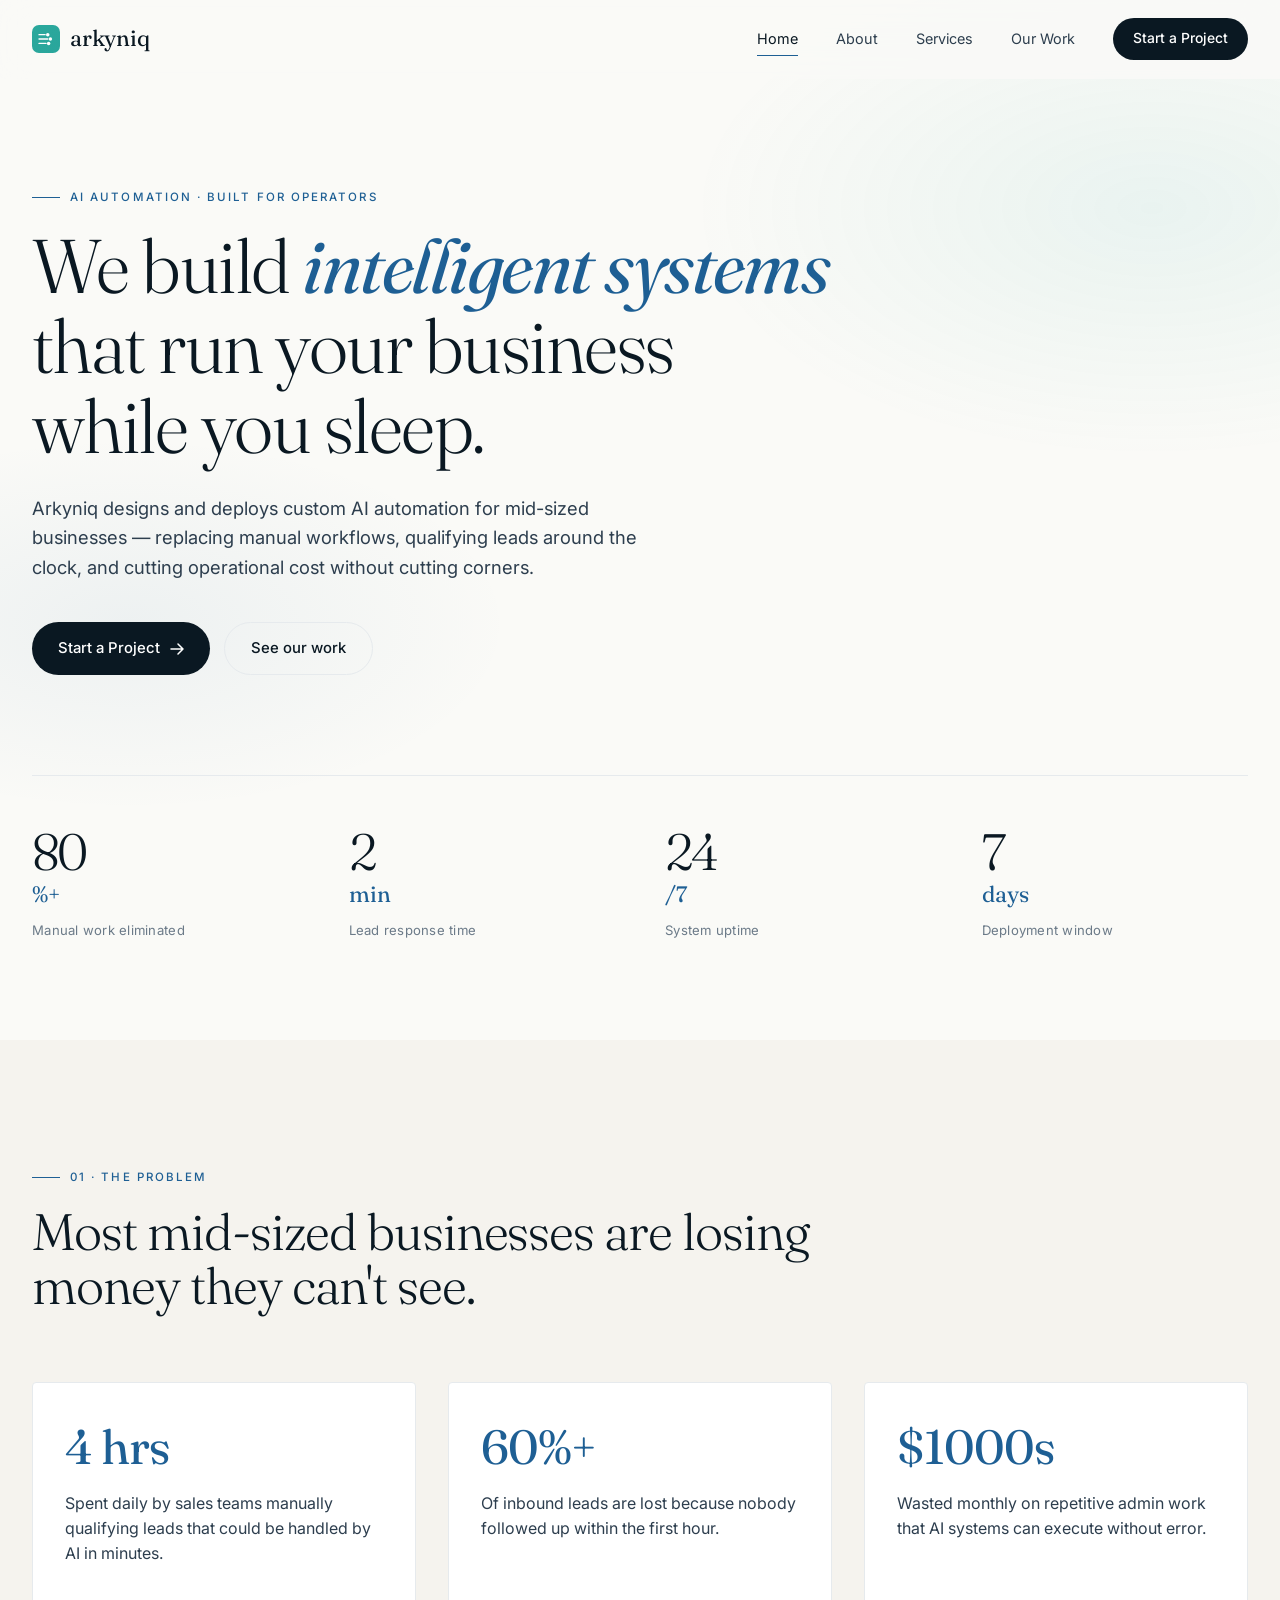
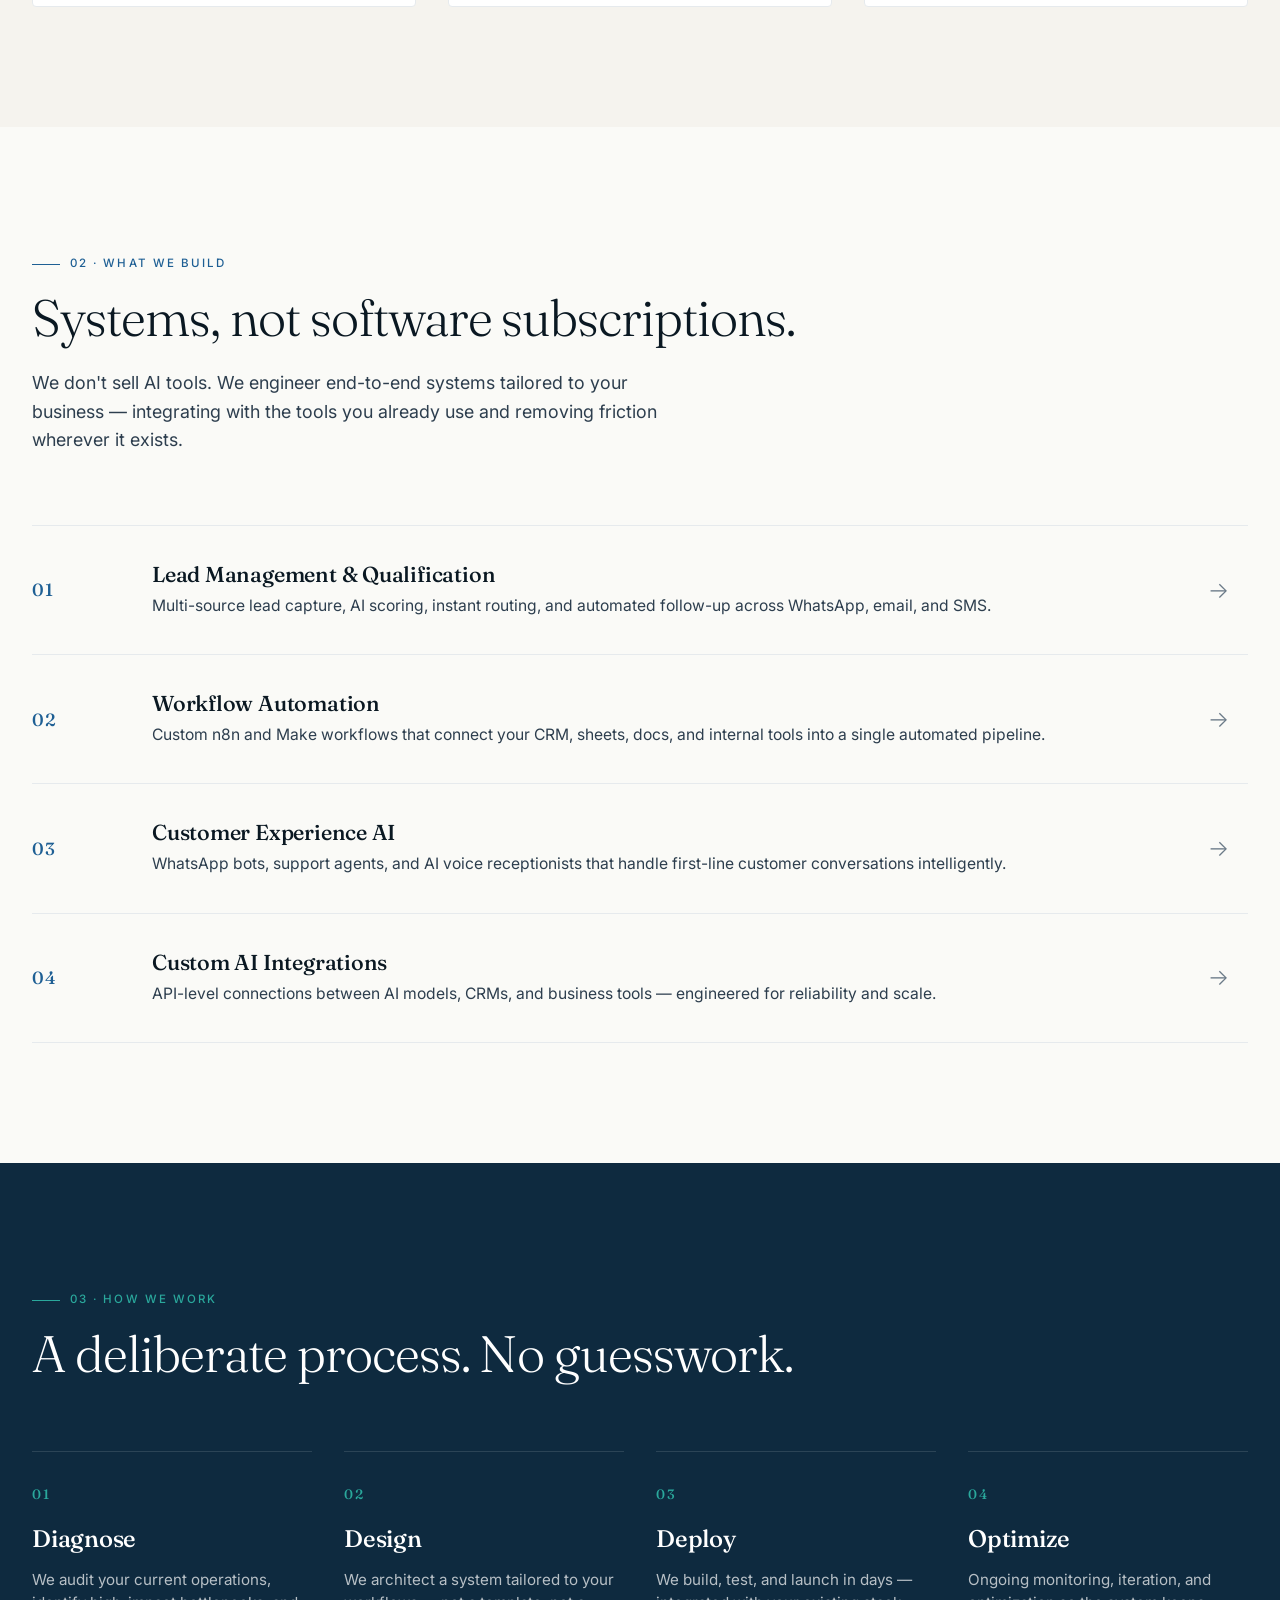
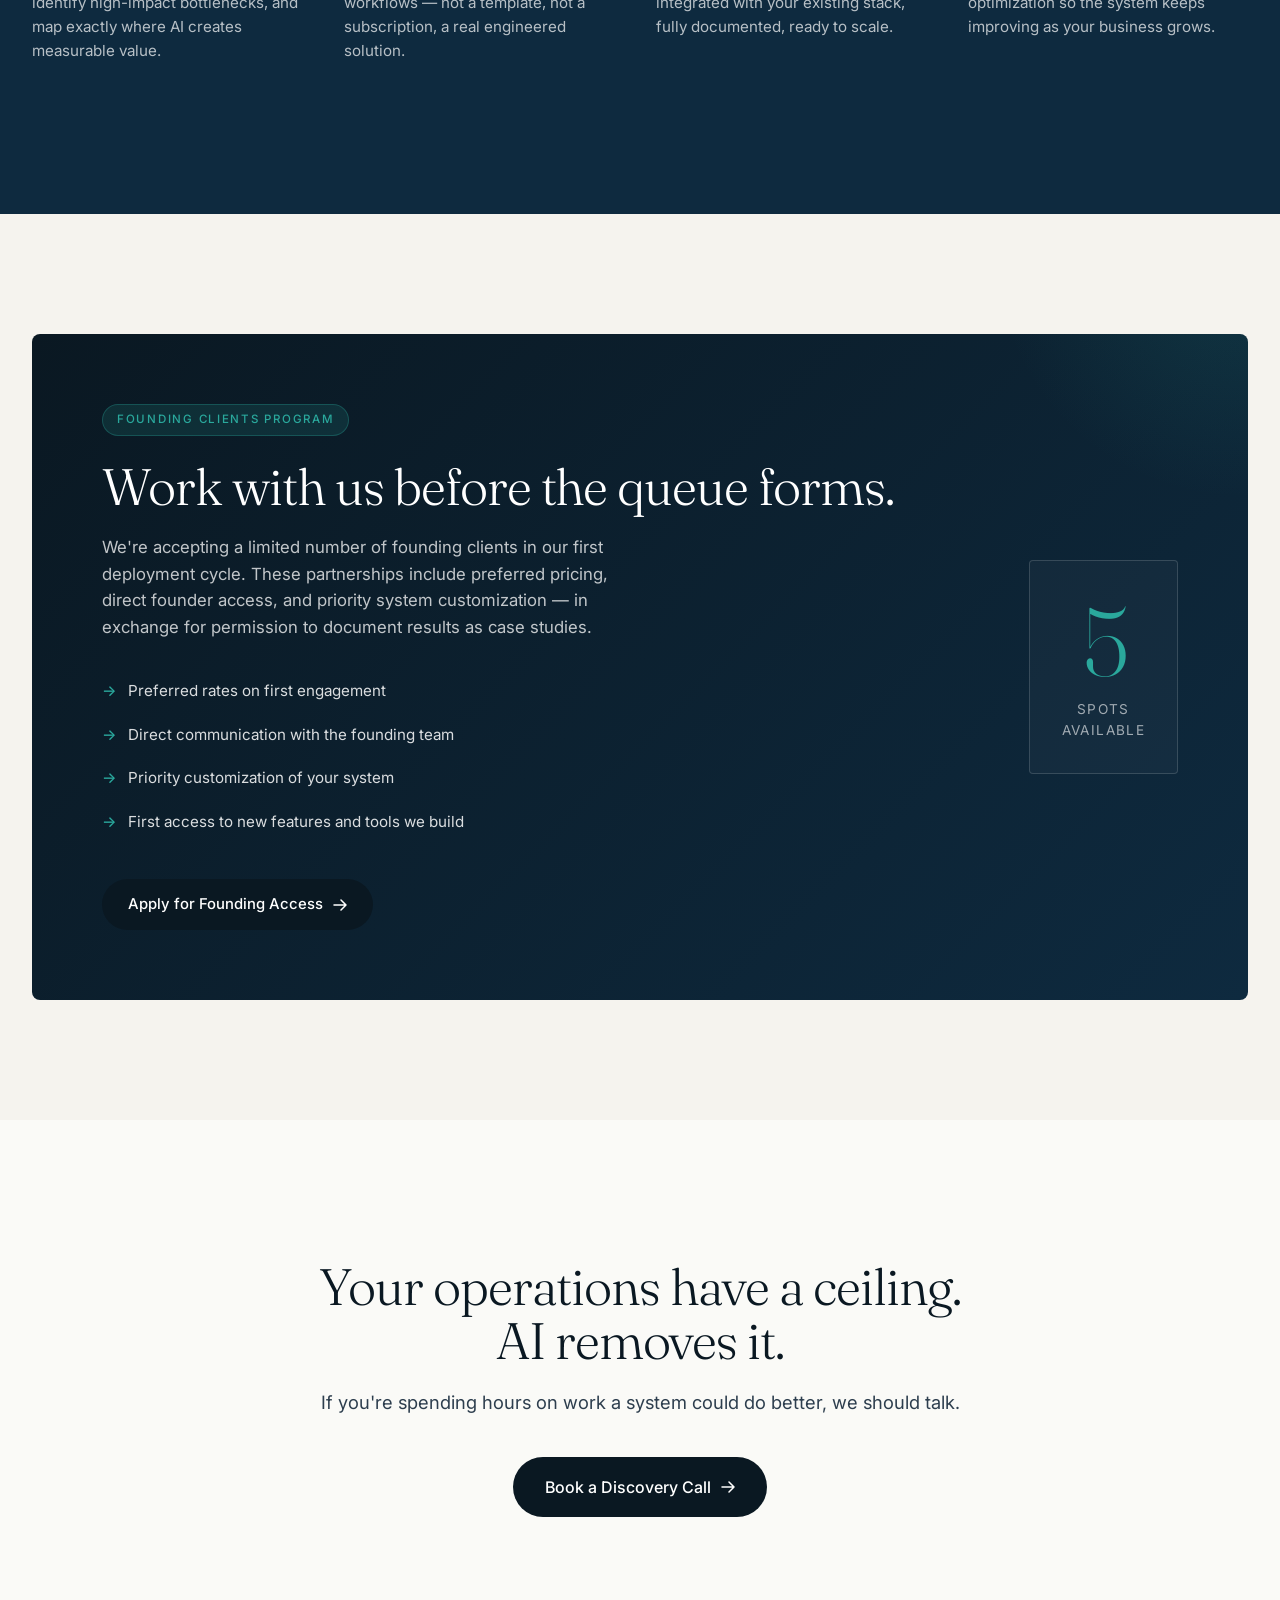
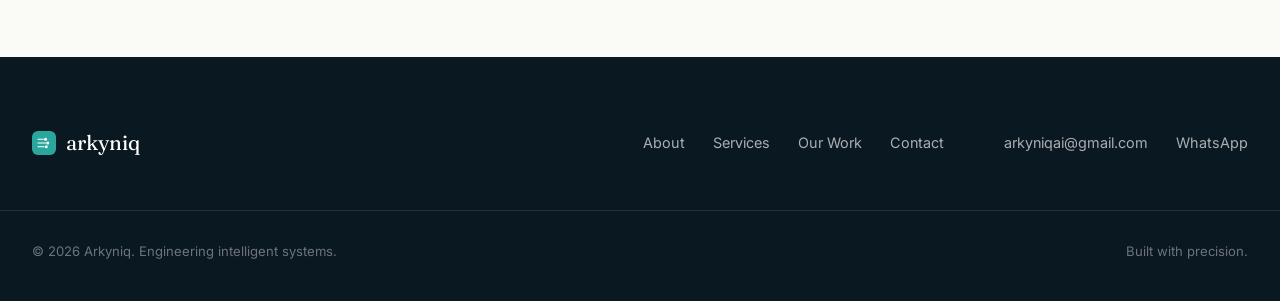
<file: index.html>
<!DOCTYPE html>
<html lang="en">
<head>
<meta charset="UTF-8">
<meta name="viewport" content="width=device-width, initial-scale=1.0">
<title>Arkyniq — AI Systems That Run Your Business</title>
<meta name="description" content="Arkyniq builds AI automation systems for mid-sized businesses. Cut operational costs, automate workflows, and scale without hiring.">
<link rel="preconnect" href="https://fonts.googleapis.com">
<link rel="preconnect" href="https://fonts.gstatic.com" crossorigin>
<link href="https://fonts.googleapis.com/css2?family=Fraunces:ital,opsz,wght@0,9..144,300;0,9..144,400;0,9..144,500;0,9..144,600;1,9..144,400&family=Inter:wght@300;400;500;600&display=swap" rel="stylesheet">
<link rel="stylesheet" href="styles.css">
</head>
<body>

<nav class="nav">
  <div class="nav-inner">
    <a href="index.html" class="nav-logo">
      <span class="logo-mark">
        <svg viewBox="0 0 32 32" width="28" height="28" fill="none"><defs><linearGradient id="lg" x1="0" y1="0" x2="32" y2="32"><stop offset="0" stop-color="#2AA89C"/><stop offset="1" stop-color="#1E5F94"/></linearGradient></defs><rect width="32" height="32" rx="8" fill="url(#lg)"/><path d="M8 11h7M8 16h10M8 21h8" stroke="#fff" stroke-width="1.5" stroke-linecap="round"/><circle cx="18" cy="11" r="2" fill="#fff"/><circle cx="21" cy="16" r="2" fill="#fff"/><circle cx="19" cy="21" r="2" fill="#fff"/></svg>
      </span>
      <span class="logo-text">arkyniq</span>
    </a>
    <div class="nav-links">
      <a href="index.html" class="nav-link active">Home</a>
      <a href="about.html" class="nav-link">About</a>
      <a href="services.html" class="nav-link">Services</a>
      <a href="work.html" class="nav-link">Our Work</a>
      <a href="contact.html" class="nav-cta">Start a Project</a>
    </div>
    <button class="nav-toggle" aria-label="Menu"><span></span><span></span><span></span></button>
  </div>
</nav>

<main>

<!-- HERO -->
<section class="hero">
  <div class="hero-bg"></div>
  <div class="container">
    <div class="hero-content">
      <div class="eyebrow reveal">AI Automation · Built for Operators</div>
      <h1 class="reveal" style="--d:.08s">
        We build <em>intelligent systems</em><br>
        that run your business<br>
        while you sleep.
      </h1>
      <p class="hero-sub reveal" style="--d:.18s">
        Arkyniq designs and deploys custom AI automation for mid-sized businesses — replacing manual workflows, qualifying leads around the clock, and cutting operational cost without cutting corners.
      </p>
      <div class="hero-cta reveal" style="--d:.28s">
        <a href="contact.html" class="btn btn-primary">
          <span>Start a Project</span>
          <svg width="14" height="14" viewBox="0 0 14 14" fill="none"><path d="M1 7h12M8 2l5 5-5 5" stroke="currentColor" stroke-width="1.5" stroke-linecap="round" stroke-linejoin="round"/></svg>
        </a>
        <a href="work.html" class="btn btn-ghost">See our work</a>
      </div>
    </div>

    <div class="hero-metrics reveal" style="--d:.4s">
      <div class="metric">
        <div class="metric-num" data-count="80">0</div>
        <div class="metric-suffix">%+</div>
        <div class="metric-label">Manual work eliminated</div>
      </div>
      <div class="metric">
        <div class="metric-num" data-count="2">0</div>
        <div class="metric-suffix">min</div>
        <div class="metric-label">Lead response time</div>
      </div>
      <div class="metric">
        <div class="metric-num" data-count="24">0</div>
        <div class="metric-suffix">/7</div>
        <div class="metric-label">System uptime</div>
      </div>
      <div class="metric">
        <div class="metric-num" data-count="7">0</div>
        <div class="metric-suffix">days</div>
        <div class="metric-label">Deployment window</div>
      </div>
    </div>
  </div>
</section>

<!-- THE PROBLEM -->
<section class="section problem">
  <div class="container">
    <div class="section-head">
      <div class="eyebrow reveal-up">01 · The Problem</div>
      <h2 class="reveal-up" style="--d:.1s">Most mid-sized businesses are losing money they can't see.</h2>
    </div>
    <div class="problem-grid">
      <div class="problem-card reveal-up" style="--d:.15s">
        <div class="problem-num">4 hrs</div>
        <div class="problem-text">Spent daily by sales teams manually qualifying leads that could be handled by AI in minutes.</div>
      </div>
      <div class="problem-card reveal-up" style="--d:.25s">
        <div class="problem-num">60%+</div>
        <div class="problem-text">Of inbound leads are lost because nobody followed up within the first hour.</div>
      </div>
      <div class="problem-card reveal-up" style="--d:.35s">
        <div class="problem-num">$1000s</div>
        <div class="problem-text">Wasted monthly on repetitive admin work that AI systems can execute without error.</div>
      </div>
    </div>
  </div>
</section>

<!-- WHAT WE BUILD -->
<section class="section services-preview">
  <div class="container">
    <div class="section-head">
      <div class="eyebrow reveal-up">02 · What We Build</div>
      <h2 class="reveal-up" style="--d:.1s">Systems, not software subscriptions.</h2>
      <p class="section-lede reveal-up" style="--d:.2s">We don't sell AI tools. We engineer end-to-end systems tailored to your business — integrating with the tools you already use and removing friction wherever it exists.</p>
    </div>

    <div class="services-list">
      <a href="services.html" class="service-row reveal-up" style="--d:.15s">
        <div class="service-num">01</div>
        <div class="service-body">
          <h3>Lead Management &amp; Qualification</h3>
          <p>Multi-source lead capture, AI scoring, instant routing, and automated follow-up across WhatsApp, email, and SMS.</p>
        </div>
        <div class="service-arrow">→</div>
      </a>
      <a href="services.html" class="service-row reveal-up" style="--d:.22s">
        <div class="service-num">02</div>
        <div class="service-body">
          <h3>Workflow Automation</h3>
          <p>Custom n8n and Make workflows that connect your CRM, sheets, docs, and internal tools into a single automated pipeline.</p>
        </div>
        <div class="service-arrow">→</div>
      </a>
      <a href="services.html" class="service-row reveal-up" style="--d:.29s">
        <div class="service-num">03</div>
        <div class="service-body">
          <h3>Customer Experience AI</h3>
          <p>WhatsApp bots, support agents, and AI voice receptionists that handle first-line customer conversations intelligently.</p>
        </div>
        <div class="service-arrow">→</div>
      </a>
      <a href="services.html" class="service-row reveal-up" style="--d:.36s">
        <div class="service-num">04</div>
        <div class="service-body">
          <h3>Custom AI Integrations</h3>
          <p>API-level connections between AI models, CRMs, and business tools — engineered for reliability and scale.</p>
        </div>
        <div class="service-arrow">→</div>
      </a>
    </div>
  </div>
</section>

<!-- APPROACH -->
<section class="section approach">
  <div class="container">
    <div class="section-head">
      <div class="eyebrow reveal-up">03 · How We Work</div>
      <h2 class="reveal-up" style="--d:.1s">A deliberate process. No guesswork.</h2>
    </div>
    <div class="approach-grid">
      <div class="approach-step reveal-up" style="--d:.15s">
        <div class="step-marker">01</div>
        <h3>Diagnose</h3>
        <p>We audit your current operations, identify high-impact bottlenecks, and map exactly where AI creates measurable value.</p>
      </div>
      <div class="approach-step reveal-up" style="--d:.25s">
        <div class="step-marker">02</div>
        <h3>Design</h3>
        <p>We architect a system tailored to your workflows — not a template, not a subscription, a real engineered solution.</p>
      </div>
      <div class="approach-step reveal-up" style="--d:.35s">
        <div class="step-marker">03</div>
        <h3>Deploy</h3>
        <p>We build, test, and launch in days — integrated with your existing stack, fully documented, ready to scale.</p>
      </div>
      <div class="approach-step reveal-up" style="--d:.45s">
        <div class="step-marker">04</div>
        <h3>Optimize</h3>
        <p>Ongoing monitoring, iteration, and optimization so the system keeps improving as your business grows.</p>
      </div>
    </div>
  </div>
</section>

<!-- FOUNDING CLIENTS -->
<section class="section founding">
  <div class="container">
    <div class="founding-card reveal-up">
      <div class="founding-left">
        <div class="founding-badge">Founding Clients Program</div>
        <h2>Work with us before the queue forms.</h2>
        <p>We're accepting a limited number of founding clients in our first deployment cycle. These partnerships include preferred pricing, direct founder access, and priority system customization — in exchange for permission to document results as case studies.</p>
        <ul class="founding-list">
          <li><span>→</span> Preferred rates on first engagement</li>
          <li><span>→</span> Direct communication with the founding team</li>
          <li><span>→</span> Priority customization of your system</li>
          <li><span>→</span> First access to new features and tools we build</li>
        </ul>
        <a href="contact.html" class="btn btn-primary">
          <span>Apply for Founding Access</span>
          <svg width="14" height="14" viewBox="0 0 14 14" fill="none"><path d="M1 7h12M8 2l5 5-5 5" stroke="currentColor" stroke-width="1.5" stroke-linecap="round" stroke-linejoin="round"/></svg>
        </a>
      </div>
      <div class="founding-right">
        <div class="spot-counter">
          <div class="spot-num">5</div>
          <div class="spot-label">Spots<br>Available</div>
        </div>
      </div>
    </div>
  </div>
</section>

<!-- FINAL CTA -->
<section class="section final-cta">
  <div class="container">
    <div class="final-inner reveal-up">
      <h2>Your operations have a ceiling.<br>AI removes it.</h2>
      <p>If you're spending hours on work a system could do better, we should talk.</p>
      <a href="contact.html" class="btn btn-primary btn-lg">
        <span>Book a Discovery Call</span>
        <svg width="14" height="14" viewBox="0 0 14 14" fill="none"><path d="M1 7h12M8 2l5 5-5 5" stroke="currentColor" stroke-width="1.5" stroke-linecap="round" stroke-linejoin="round"/></svg>
      </a>
    </div>
  </div>
</section>

</main>

<footer class="footer">
  <div class="container footer-inner">
    <div class="footer-brand">
      <div class="logo-mark">
        <svg viewBox="0 0 32 32" width="24" height="24" fill="none"><defs><linearGradient id="lg2" x1="0" y1="0" x2="32" y2="32"><stop offset="0" stop-color="#2AA89C"/><stop offset="1" stop-color="#1E5F94"/></linearGradient></defs><rect width="32" height="32" rx="8" fill="url(#lg2)"/><path d="M8 11h7M8 16h10M8 21h8" stroke="#fff" stroke-width="1.5" stroke-linecap="round"/><circle cx="18" cy="11" r="2" fill="#fff"/><circle cx="21" cy="16" r="2" fill="#fff"/><circle cx="19" cy="21" r="2" fill="#fff"/></svg>
      </div>
      <span>arkyniq</span>
    </div>
    <div class="footer-nav">
      <a href="about.html">About</a>
      <a href="services.html">Services</a>
      <a href="work.html">Our Work</a>
      <a href="contact.html">Contact</a>
    </div>
    <div class="footer-contact">
      <a href="mailto:arkyniqai@gmail.com">arkyniqai@gmail.com</a>
      <a href="https://wa.me/917989714235" target="_blank">WhatsApp</a>
    </div>
  </div>
  <div class="container footer-bottom">
    <div>© 2026 Arkyniq. Engineering intelligent systems.</div>
    <div>Built with precision.</div>
  </div>
</footer>

<script src="script.js"></script>
</body>
</html>
</file>
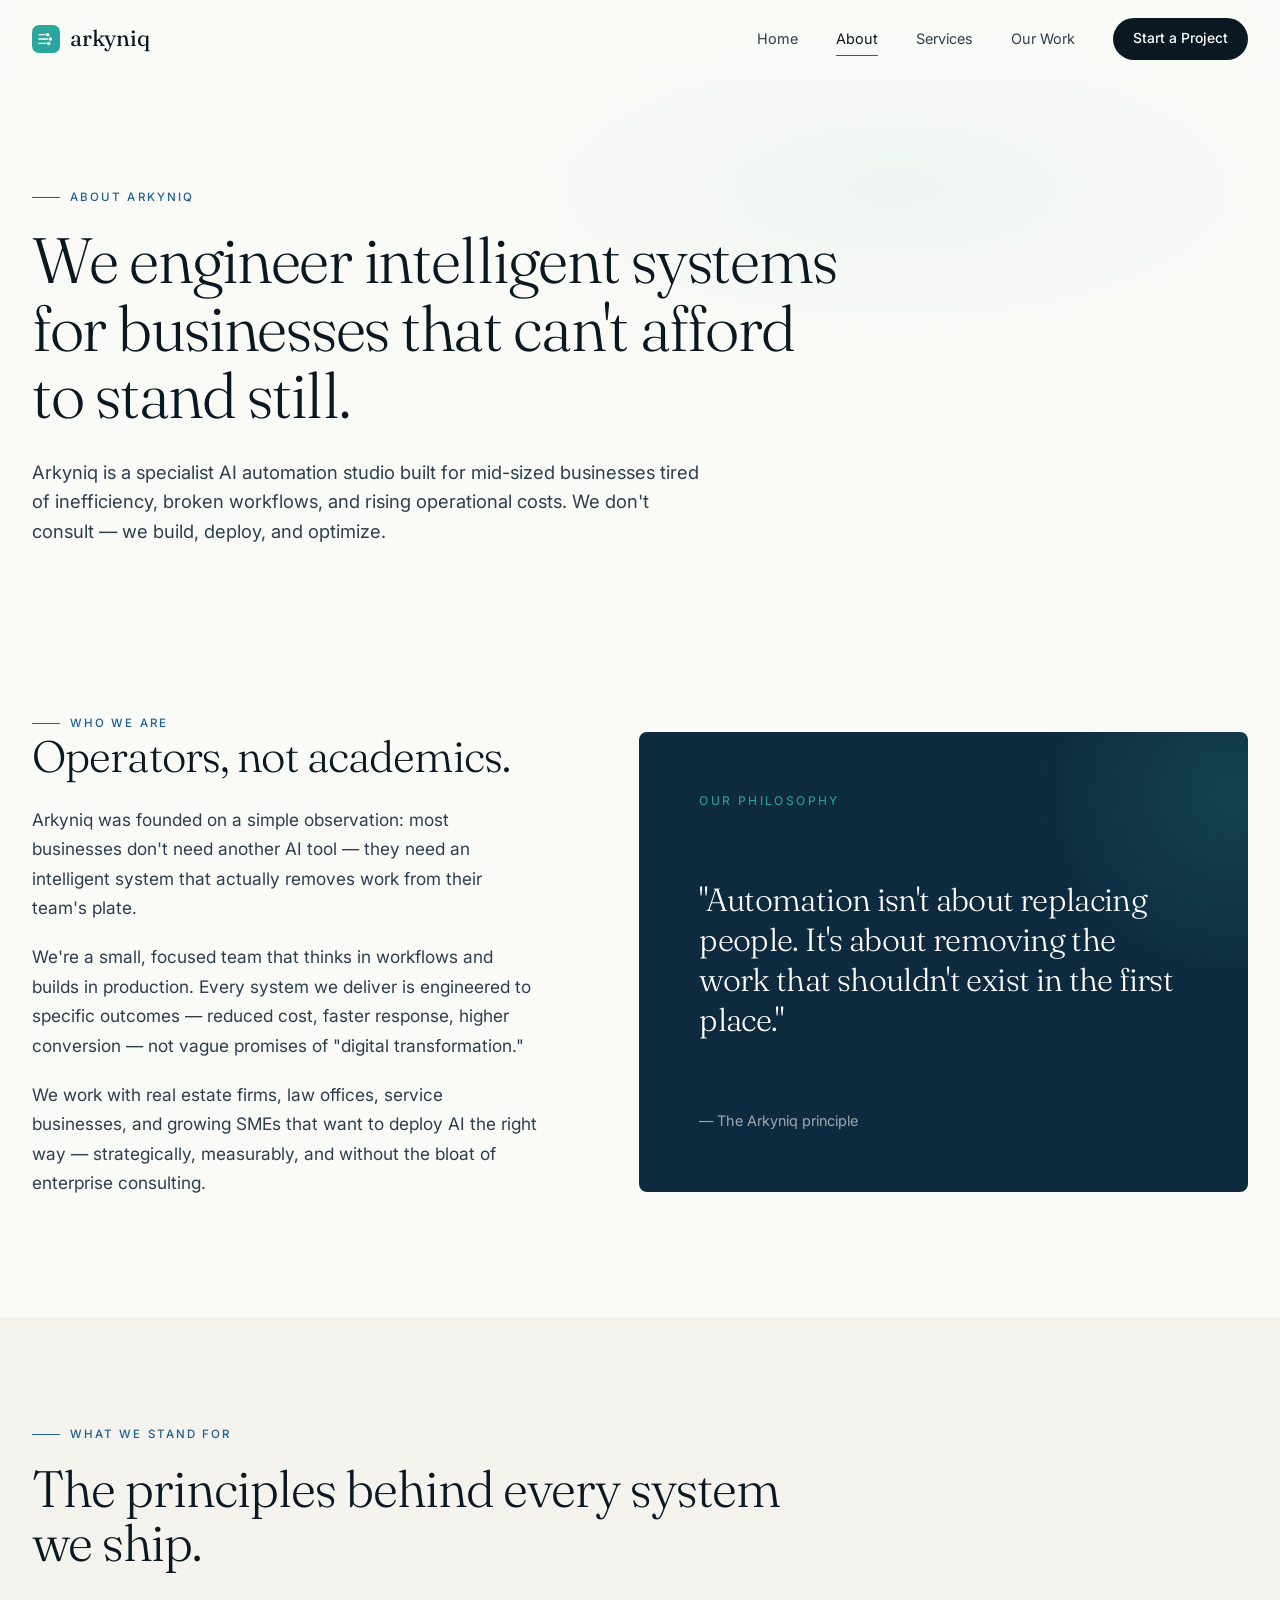
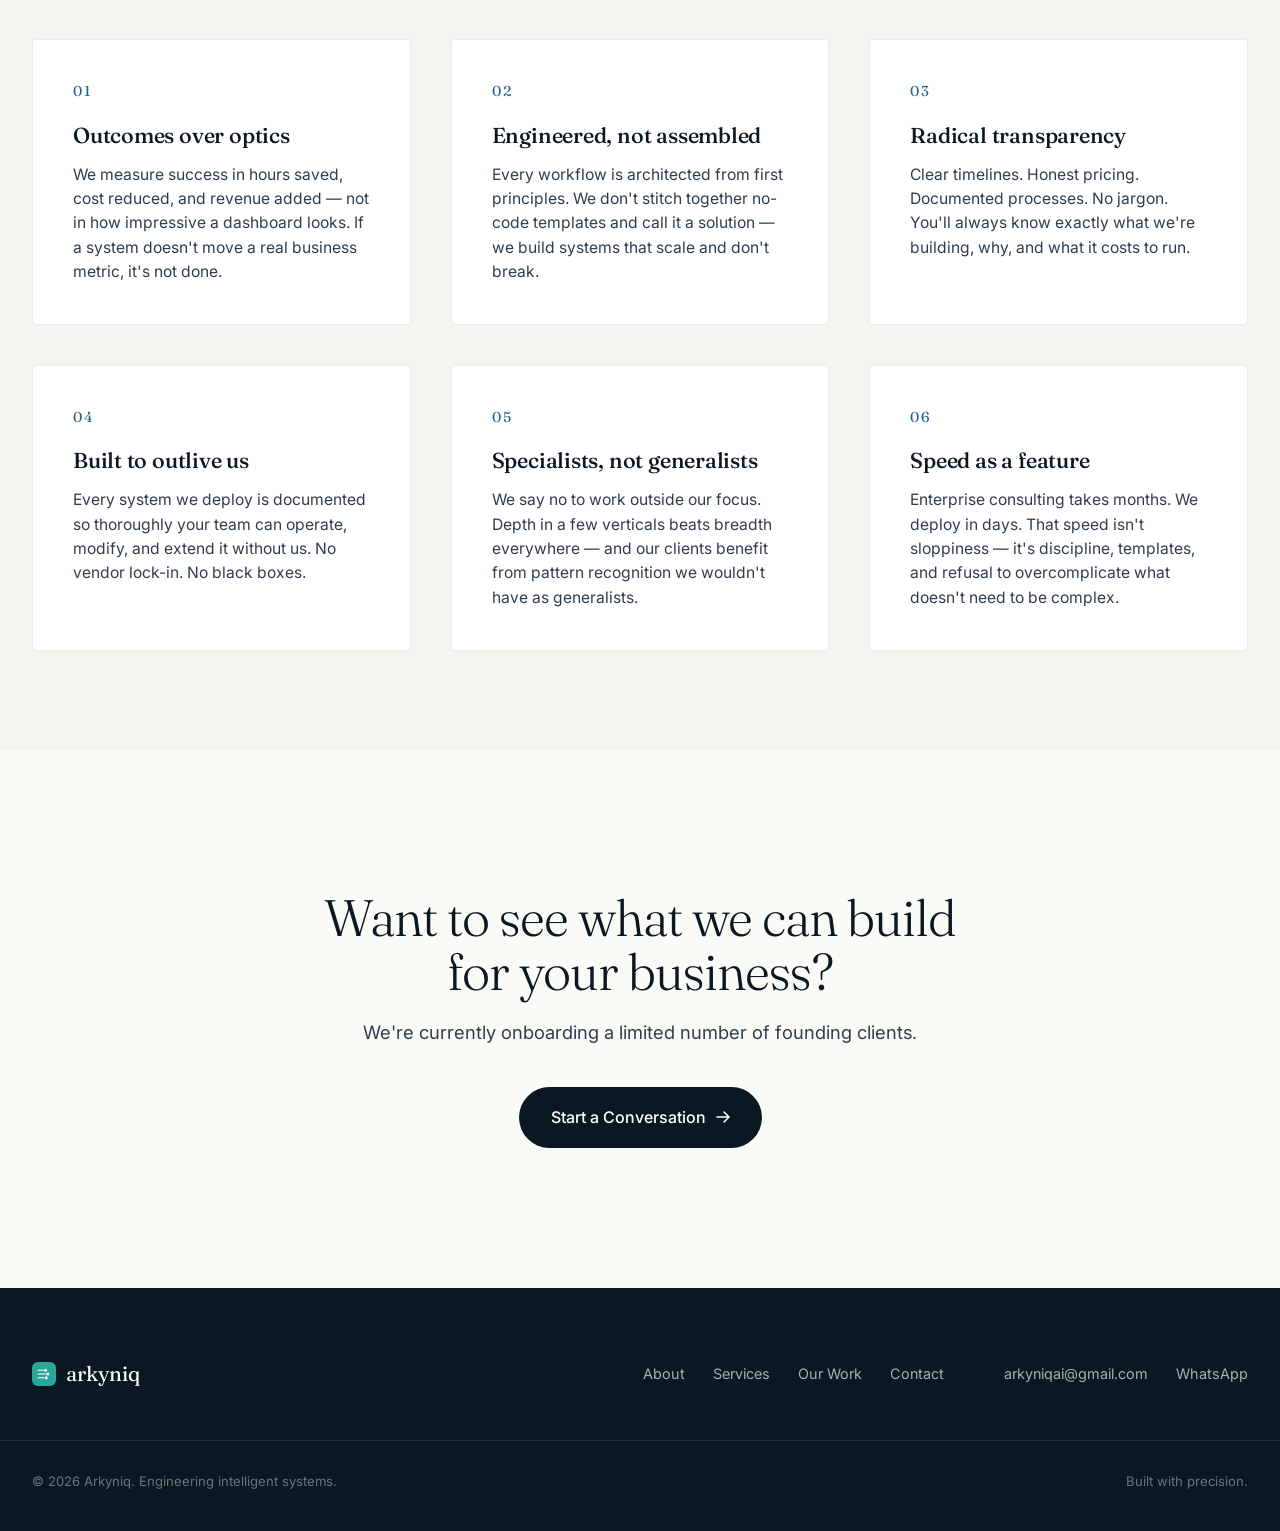
<file: about.html>
<!DOCTYPE html>
<html lang="en">
<head>
<meta charset="UTF-8">
<meta name="viewport" content="width=device-width, initial-scale=1.0">
<title>About — Arkyniq</title>
<meta name="description" content="Arkyniq is an AI automation consultancy engineering intelligent systems for mid-sized businesses.">
<link rel="preconnect" href="https://fonts.googleapis.com">
<link rel="preconnect" href="https://fonts.gstatic.com" crossorigin>
<link href="https://fonts.googleapis.com/css2?family=Fraunces:ital,opsz,wght@0,9..144,300;0,9..144,400;0,9..144,500;0,9..144,600;1,9..144,400&family=Inter:wght@300;400;500;600&display=swap" rel="stylesheet">
<link rel="stylesheet" href="styles.css">
</head>
<body>

<nav class="nav">
  <div class="nav-inner">
    <a href="index.html" class="nav-logo">
      <span class="logo-mark">
        <svg viewBox="0 0 32 32" width="28" height="28" fill="none"><defs><linearGradient id="lg" x1="0" y1="0" x2="32" y2="32"><stop offset="0" stop-color="#2AA89C"/><stop offset="1" stop-color="#1E5F94"/></linearGradient></defs><rect width="32" height="32" rx="8" fill="url(#lg)"/><path d="M8 11h7M8 16h10M8 21h8" stroke="#fff" stroke-width="1.5" stroke-linecap="round"/><circle cx="18" cy="11" r="2" fill="#fff"/><circle cx="21" cy="16" r="2" fill="#fff"/><circle cx="19" cy="21" r="2" fill="#fff"/></svg>
      </span>
      <span class="logo-text">arkyniq</span>
    </a>
    <div class="nav-links">
      <a href="index.html" class="nav-link">Home</a>
      <a href="about.html" class="nav-link active">About</a>
      <a href="services.html" class="nav-link">Services</a>
      <a href="work.html" class="nav-link">Our Work</a>
      <a href="contact.html" class="nav-cta">Start a Project</a>
    </div>
    <button class="nav-toggle" aria-label="Menu"><span></span><span></span><span></span></button>
  </div>
</nav>

<main>

<section class="page-hero">
  <div class="page-hero-bg"></div>
  <div class="container">
    <div class="eyebrow reveal">About Arkyniq</div>
    <h1 class="reveal" style="--d:.08s">
      We engineer intelligent systems<br>for businesses that can't afford<br>to stand still.
    </h1>
    <p class="page-hero-sub reveal" style="--d:.18s">
      Arkyniq is a specialist AI automation studio built for mid-sized businesses tired of inefficiency, broken workflows, and rising operational costs. We don't consult — we build, deploy, and optimize.
    </p>
  </div>
</section>

<section class="about-intro">
  <div class="container">
    <div class="about-grid">
      <div class="about-text reveal-up">
        <div class="eyebrow">Who We Are</div>
        <h2>Operators, not academics.</h2>
        <p>Arkyniq was founded on a simple observation: most businesses don't need another AI tool — they need an intelligent system that actually removes work from their team's plate.</p>
        <p>We're a small, focused team that thinks in workflows and builds in production. Every system we deliver is engineered to specific outcomes — reduced cost, faster response, higher conversion — not vague promises of "digital transformation."</p>
        <p>We work with real estate firms, law offices, service businesses, and growing SMEs that want to deploy AI the right way — strategically, measurably, and without the bloat of enterprise consulting.</p>
      </div>
      <div class="about-visual reveal-up" style="--d:.15s">
        <div class="about-visual-eyebrow">Our Philosophy</div>
        <div class="about-visual-quote">"Automation isn't about replacing people. It's about removing the work that shouldn't exist in the first place."</div>
        <div class="about-visual-footer">— The Arkyniq principle</div>
      </div>
    </div>
  </div>
</section>

<section class="values">
  <div class="container">
    <div class="section-head">
      <div class="eyebrow reveal-up">What We Stand For</div>
      <h2 class="reveal-up" style="--d:.1s">The principles behind every system we ship.</h2>
    </div>
    <div class="values-grid">
      <div class="value-card reveal-up" style="--d:.1s">
        <div class="value-num">01</div>
        <h3>Outcomes over optics</h3>
        <p>We measure success in hours saved, cost reduced, and revenue added — not in how impressive a dashboard looks. If a system doesn't move a real business metric, it's not done.</p>
      </div>
      <div class="value-card reveal-up" style="--d:.2s">
        <div class="value-num">02</div>
        <h3>Engineered, not assembled</h3>
        <p>Every workflow is architected from first principles. We don't stitch together no-code templates and call it a solution — we build systems that scale and don't break.</p>
      </div>
      <div class="value-card reveal-up" style="--d:.3s">
        <div class="value-num">03</div>
        <h3>Radical transparency</h3>
        <p>Clear timelines. Honest pricing. Documented processes. No jargon. You'll always know exactly what we're building, why, and what it costs to run.</p>
      </div>
      <div class="value-card reveal-up" style="--d:.4s">
        <div class="value-num">04</div>
        <h3>Built to outlive us</h3>
        <p>Every system we deploy is documented so thoroughly your team can operate, modify, and extend it without us. No vendor lock-in. No black boxes.</p>
      </div>
      <div class="value-card reveal-up" style="--d:.5s">
        <div class="value-num">05</div>
        <h3>Specialists, not generalists</h3>
        <p>We say no to work outside our focus. Depth in a few verticals beats breadth everywhere — and our clients benefit from pattern recognition we wouldn't have as generalists.</p>
      </div>
      <div class="value-card reveal-up" style="--d:.6s">
        <div class="value-num">06</div>
        <h3>Speed as a feature</h3>
        <p>Enterprise consulting takes months. We deploy in days. That speed isn't sloppiness — it's discipline, templates, and refusal to overcomplicate what doesn't need to be complex.</p>
      </div>
    </div>
  </div>
</section>

<section class="section final-cta">
  <div class="container">
    <div class="final-inner reveal-up">
      <h2>Want to see what we can build<br>for your business?</h2>
      <p>We're currently onboarding a limited number of founding clients.</p>
      <a href="contact.html" class="btn btn-primary btn-lg">
        <span>Start a Conversation</span>
        <svg width="14" height="14" viewBox="0 0 14 14" fill="none"><path d="M1 7h12M8 2l5 5-5 5" stroke="currentColor" stroke-width="1.5" stroke-linecap="round" stroke-linejoin="round"/></svg>
      </a>
    </div>
  </div>
</section>

</main>

<footer class="footer">
  <div class="container footer-inner">
    <div class="footer-brand">
      <div class="logo-mark">
        <svg viewBox="0 0 32 32" width="24" height="24" fill="none"><defs><linearGradient id="lg2" x1="0" y1="0" x2="32" y2="32"><stop offset="0" stop-color="#2AA89C"/><stop offset="1" stop-color="#1E5F94"/></linearGradient></defs><rect width="32" height="32" rx="8" fill="url(#lg2)"/><path d="M8 11h7M8 16h10M8 21h8" stroke="#fff" stroke-width="1.5" stroke-linecap="round"/><circle cx="18" cy="11" r="2" fill="#fff"/><circle cx="21" cy="16" r="2" fill="#fff"/><circle cx="19" cy="21" r="2" fill="#fff"/></svg>
      </div>
      <span>arkyniq</span>
    </div>
    <div class="footer-nav">
      <a href="about.html">About</a>
      <a href="services.html">Services</a>
      <a href="work.html">Our Work</a>
      <a href="contact.html">Contact</a>
    </div>
    <div class="footer-contact">
      <a href="mailto:arkyniqai@gmail.com">arkyniqai@gmail.com</a>
      <a href="https://wa.me/917989714235" target="_blank">WhatsApp</a>
    </div>
  </div>
  <div class="container footer-bottom">
    <div>© 2026 Arkyniq. Engineering intelligent systems.</div>
    <div>Built with precision.</div>
  </div>
</footer>

<script src="script.js"></script>
</body>
</html>
</file>
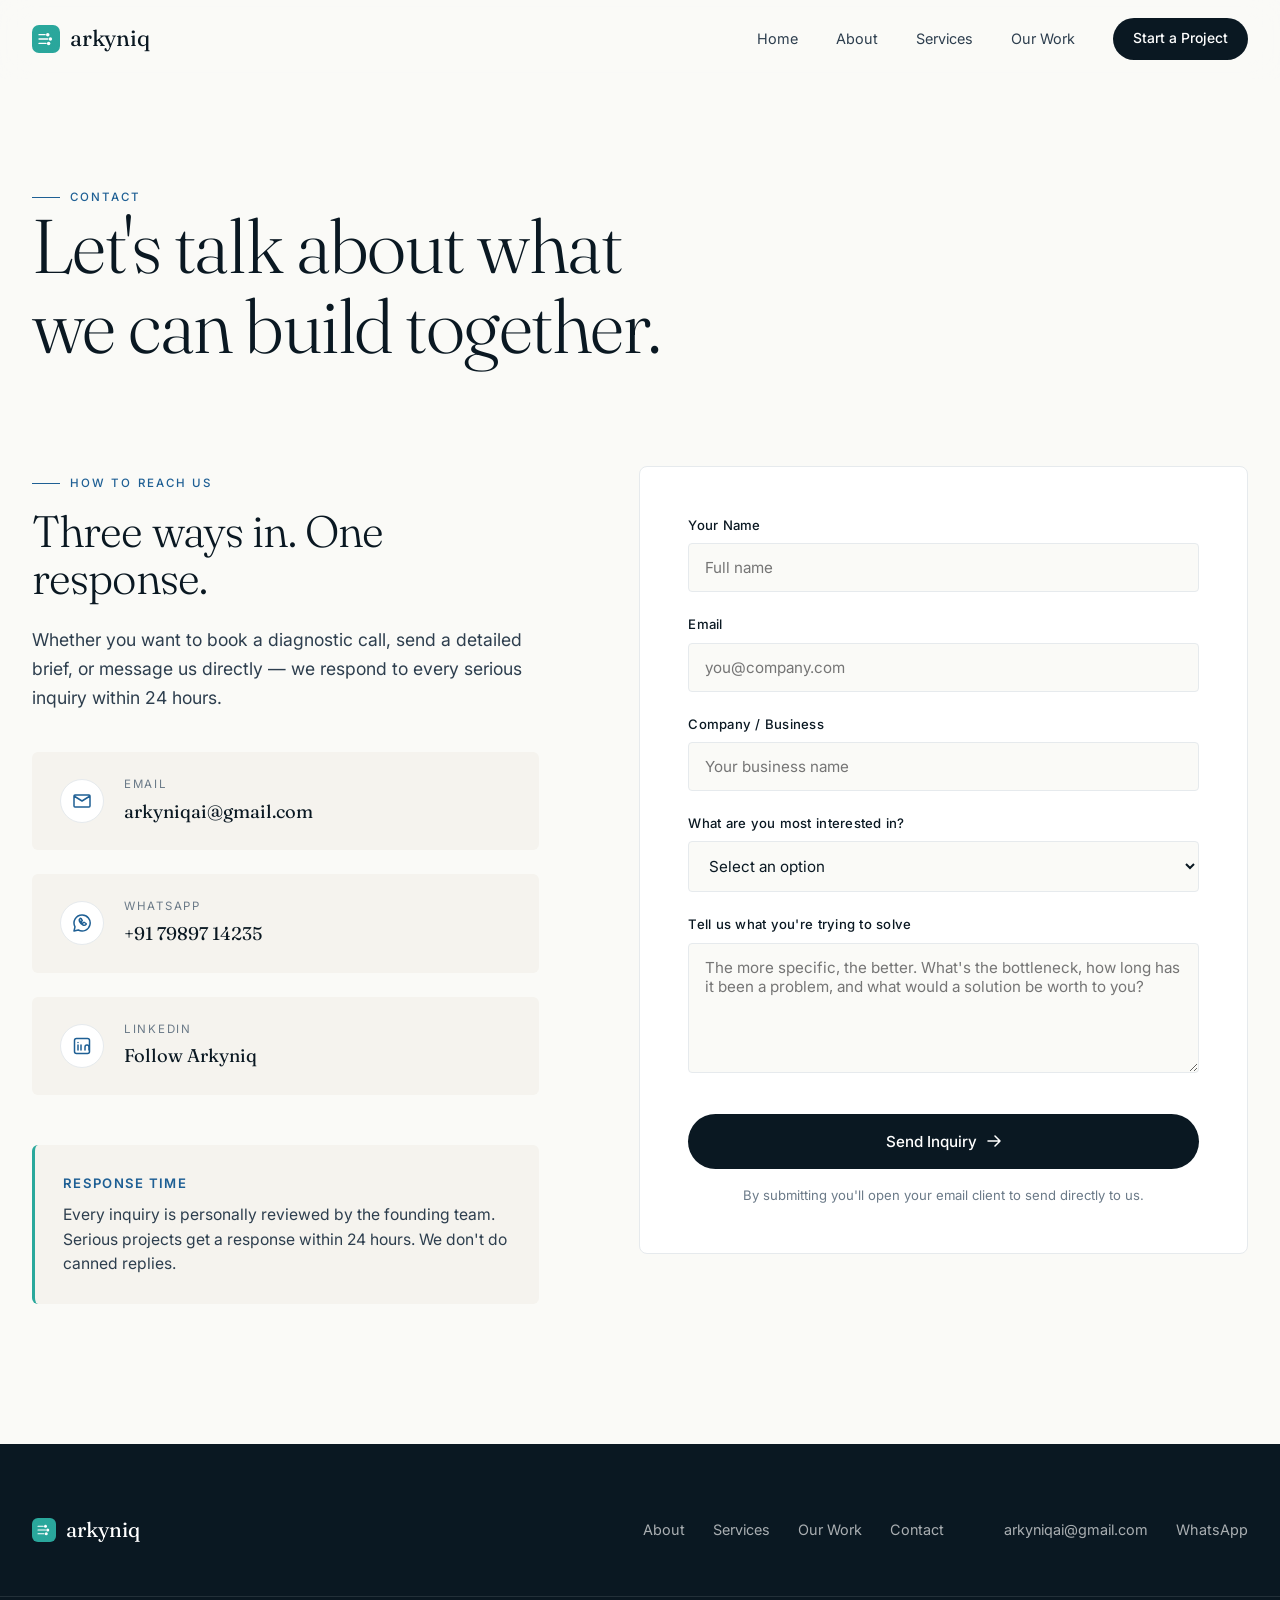
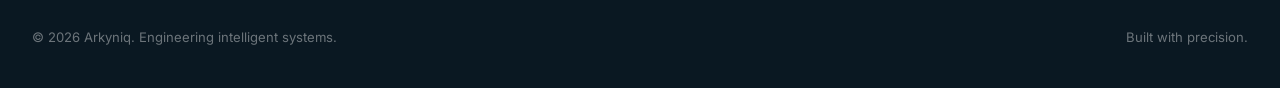
<file: contact.html>
<!DOCTYPE html>
<html lang="en">
<head>
<meta charset="UTF-8">
<meta name="viewport" content="width=device-width, initial-scale=1.0">
<title>Contact — Arkyniq</title>
<meta name="description" content="Get in touch with Arkyniq to discuss your AI automation project. Book a diagnostic call or send us a message.">
<link rel="preconnect" href="https://fonts.googleapis.com">
<link rel="preconnect" href="https://fonts.gstatic.com" crossorigin>
<link href="https://fonts.googleapis.com/css2?family=Fraunces:ital,opsz,wght@0,9..144,300;0,9..144,400;0,9..144,500;0,9..144,600;1,9..144,400&family=Inter:wght@300;400;500;600&display=swap" rel="stylesheet">
<link rel="stylesheet" href="styles.css">
</head>
<body>

<nav class="nav">
  <div class="nav-inner">
    <a href="index.html" class="nav-logo">
      <span class="logo-mark">
        <svg viewBox="0 0 32 32" width="28" height="28" fill="none"><defs><linearGradient id="lg" x1="0" y1="0" x2="32" y2="32"><stop offset="0" stop-color="#2AA89C"/><stop offset="1" stop-color="#1E5F94"/></linearGradient></defs><rect width="32" height="32" rx="8" fill="url(#lg)"/><path d="M8 11h7M8 16h10M8 21h8" stroke="#fff" stroke-width="1.5" stroke-linecap="round"/><circle cx="18" cy="11" r="2" fill="#fff"/><circle cx="21" cy="16" r="2" fill="#fff"/><circle cx="19" cy="21" r="2" fill="#fff"/></svg>
      </span>
      <span class="logo-text">arkyniq</span>
    </a>
    <div class="nav-links">
      <a href="index.html" class="nav-link">Home</a>
      <a href="about.html" class="nav-link">About</a>
      <a href="services.html" class="nav-link">Services</a>
      <a href="work.html" class="nav-link">Our Work</a>
      <a href="contact.html" class="nav-cta">Start a Project</a>
    </div>
    <button class="nav-toggle" aria-label="Menu"><span></span><span></span><span></span></button>
  </div>
</nav>

<main>

<section class="contact-hero">
  <div class="container">
    <div class="eyebrow reveal">Contact</div>
    <h1 class="reveal" style="--d:.08s">Let's talk about what<br>we can build together.</h1>
  </div>
</section>

<section>
  <div class="container">
    <div class="contact-layout">

      <div class="contact-info reveal-up">
        <div class="eyebrow">How to reach us</div>
        <h2 style="margin-top: 16px;">Three ways in. One response.</h2>
        <p>Whether you want to book a diagnostic call, send a detailed brief, or message us directly — we respond to every serious inquiry within 24 hours.</p>

        <div class="contact-channels">
          <a href="mailto:arkyniqai@gmail.com" class="contact-channel">
            <div class="contact-channel-icon">
              <svg width="20" height="20" viewBox="0 0 20 20" fill="none"><path d="M2 5l8 5 8-5M3 4h14a1 1 0 011 1v10a1 1 0 01-1 1H3a1 1 0 01-1-1V5a1 1 0 011-1z" stroke="currentColor" stroke-width="1.5" stroke-linecap="round" stroke-linejoin="round"/></svg>
            </div>
            <div class="contact-channel-body">
              <div class="label">Email</div>
              <div class="value">arkyniqai@gmail.com</div>
            </div>
          </a>

          <a href="https://wa.me/917989714235" target="_blank" rel="noopener" class="contact-channel">
            <div class="contact-channel-icon">
              <svg width="20" height="20" viewBox="0 0 20 20" fill="none"><path d="M10 2a8 8 0 00-7 11.8L2 18l4.3-1A8 8 0 1010 2z" stroke="currentColor" stroke-width="1.5" stroke-linecap="round" stroke-linejoin="round"/><path d="M7.5 7.5c.3 1.5 1.5 2.7 3 3l1-1c.3-.3.7-.3 1 0l1.5 1c.3.3.3.7 0 1a2.5 2.5 0 01-3 .5 7 7 0 01-3.5-3.5 2.5 2.5 0 01.5-3c.3-.3.7-.3 1 0l1 1.5c.3.3.3.7 0 1l-1 1z" stroke="currentColor" stroke-width="1.5" stroke-linecap="round" stroke-linejoin="round"/></svg>
            </div>
            <div class="contact-channel-body">
              <div class="label">WhatsApp</div>
              <div class="value">+91 79897 14235</div>
            </div>
          </a>

          <a href="https://www.linkedin.com/in/arkyniq-ai-139939368/" target="_blank" rel="noopener" class="contact-channel">
            <div class="contact-channel-icon">
              <svg width="20" height="20" viewBox="0 0 20 20" fill="none"><rect x="2.5" y="2.5" width="15" height="15" rx="2" stroke="currentColor" stroke-width="1.5"/><path d="M6 9v5M6 6.5v.1M9 14V9M13 14v-3a2 2 0 114 0v3" stroke="currentColor" stroke-width="1.5" stroke-linecap="round"/></svg>
            </div>
            <div class="contact-channel-body">
              <div class="label">LinkedIn</div>
              <div class="value">Follow Arkyniq</div>
            </div>
          </a>
        </div>

        <div style="margin-top: 50px; padding: 28px; background: var(--bg-cream); border-radius: 6px; border-left: 3px solid var(--teal);">
          <div style="font-size: 0.82rem; font-weight: 600; color: var(--blue); letter-spacing: 0.1em; text-transform: uppercase; margin-bottom: 10px;">Response Time</div>
          <p style="font-size: 0.98rem; margin: 0; line-height: 1.55;">Every inquiry is personally reviewed by the founding team. Serious projects get a response within 24 hours. We don't do canned replies.</p>
        </div>
      </div>

      <form id="contactForm" class="contact-form reveal-up" style="--d:.15s">
        <div class="form-group">
          <label class="form-label" for="name">Your Name</label>
          <input type="text" id="name" name="name" class="form-input" placeholder="Full name" required>
        </div>
        <div class="form-group">
          <label class="form-label" for="email">Email</label>
          <input type="email" id="email" name="email" class="form-input" placeholder="you@company.com" required>
        </div>
        <div class="form-group">
          <label class="form-label" for="company">Company / Business</label>
          <input type="text" id="company" name="company" class="form-input" placeholder="Your business name" required>
        </div>
        <div class="form-group">
          <label class="form-label" for="interest">What are you most interested in?</label>
          <select id="interest" name="interest" class="form-select" required>
            <option value="">Select an option</option>
            <option value="Lead Management &amp; Qualification">Lead Management &amp; Qualification</option>
            <option value="Workflow Automation">Workflow Automation</option>
            <option value="Customer Experience AI">Customer Experience AI</option>
            <option value="Custom AI Integrations">Custom AI Integrations</option>
            <option value="Founding Clients Program">Founding Clients Program</option>
            <option value="Not sure yet — want a diagnostic">Not sure yet — want a diagnostic</option>
          </select>
        </div>
        <div class="form-group">
          <label class="form-label" for="message">Tell us what you're trying to solve</label>
          <textarea id="message" name="message" class="form-textarea" placeholder="The more specific, the better. What's the bottleneck, how long has it been a problem, and what would a solution be worth to you?" required></textarea>
        </div>
        <button type="submit" class="form-submit">
          <span>Send Inquiry</span>
          <svg width="14" height="14" viewBox="0 0 14 14" fill="none"><path d="M1 7h12M8 2l5 5-5 5" stroke="currentColor" stroke-width="1.5" stroke-linecap="round" stroke-linejoin="round"/></svg>
        </button>
        <div class="form-note">By submitting you'll open your email client to send directly to us.</div>
      </form>

    </div>
  </div>
</section>

</main>

<footer class="footer">
  <div class="container footer-inner">
    <div class="footer-brand">
      <div class="logo-mark">
        <svg viewBox="0 0 32 32" width="24" height="24" fill="none"><defs><linearGradient id="lg2" x1="0" y1="0" x2="32" y2="32"><stop offset="0" stop-color="#2AA89C"/><stop offset="1" stop-color="#1E5F94"/></linearGradient></defs><rect width="32" height="32" rx="8" fill="url(#lg2)"/><path d="M8 11h7M8 16h10M8 21h8" stroke="#fff" stroke-width="1.5" stroke-linecap="round"/><circle cx="18" cy="11" r="2" fill="#fff"/><circle cx="21" cy="16" r="2" fill="#fff"/><circle cx="19" cy="21" r="2" fill="#fff"/></svg>
      </div>
      <span>arkyniq</span>
    </div>
    <div class="footer-nav">
      <a href="about.html">About</a>
      <a href="services.html">Services</a>
      <a href="work.html">Our Work</a>
      <a href="contact.html">Contact</a>
    </div>
    <div class="footer-contact">
      <a href="mailto:arkyniqai@gmail.com">arkyniqai@gmail.com</a>
      <a href="https://wa.me/917989714235" target="_blank">WhatsApp</a>
    </div>
  </div>
  <div class="container footer-bottom">
    <div>© 2026 Arkyniq. Engineering intelligent systems.</div>
    <div>Built with precision.</div>
  </div>
</footer>

<script src="script.js"></script>
</body>
</html>
</file>
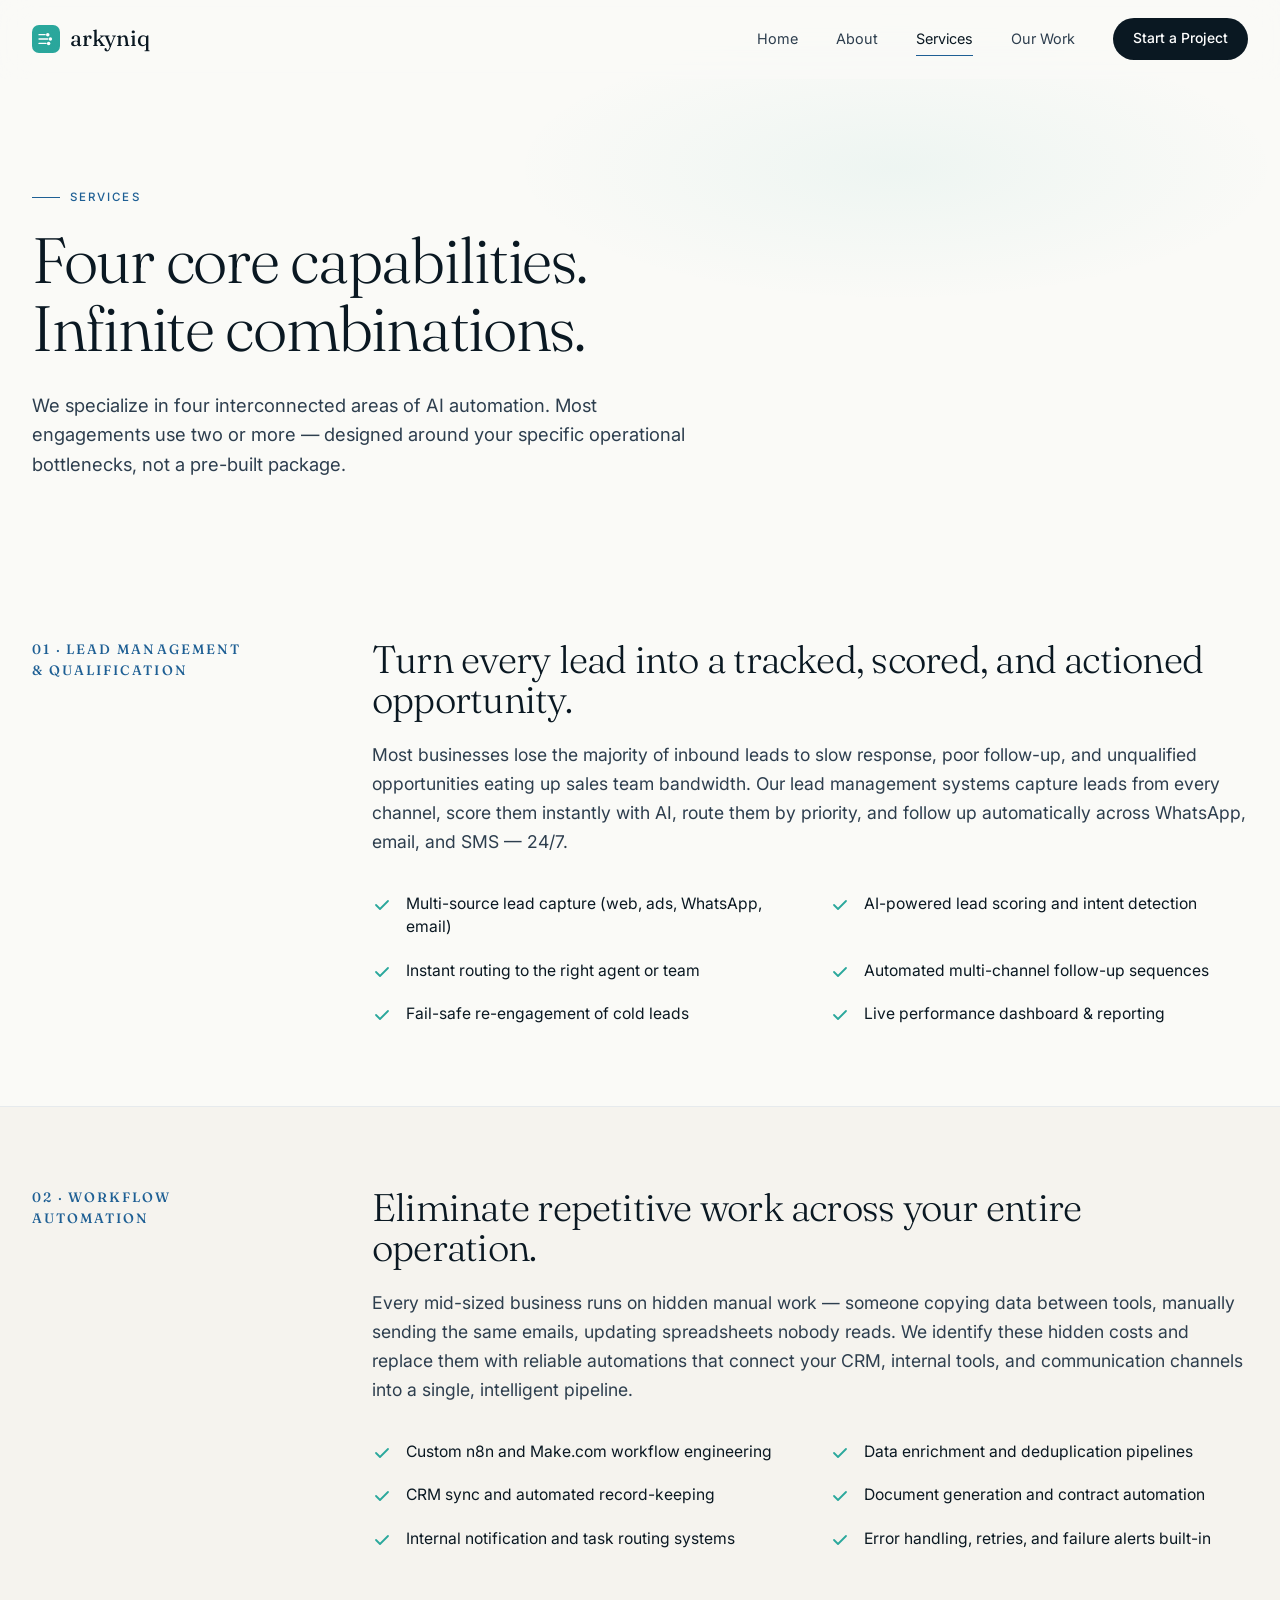
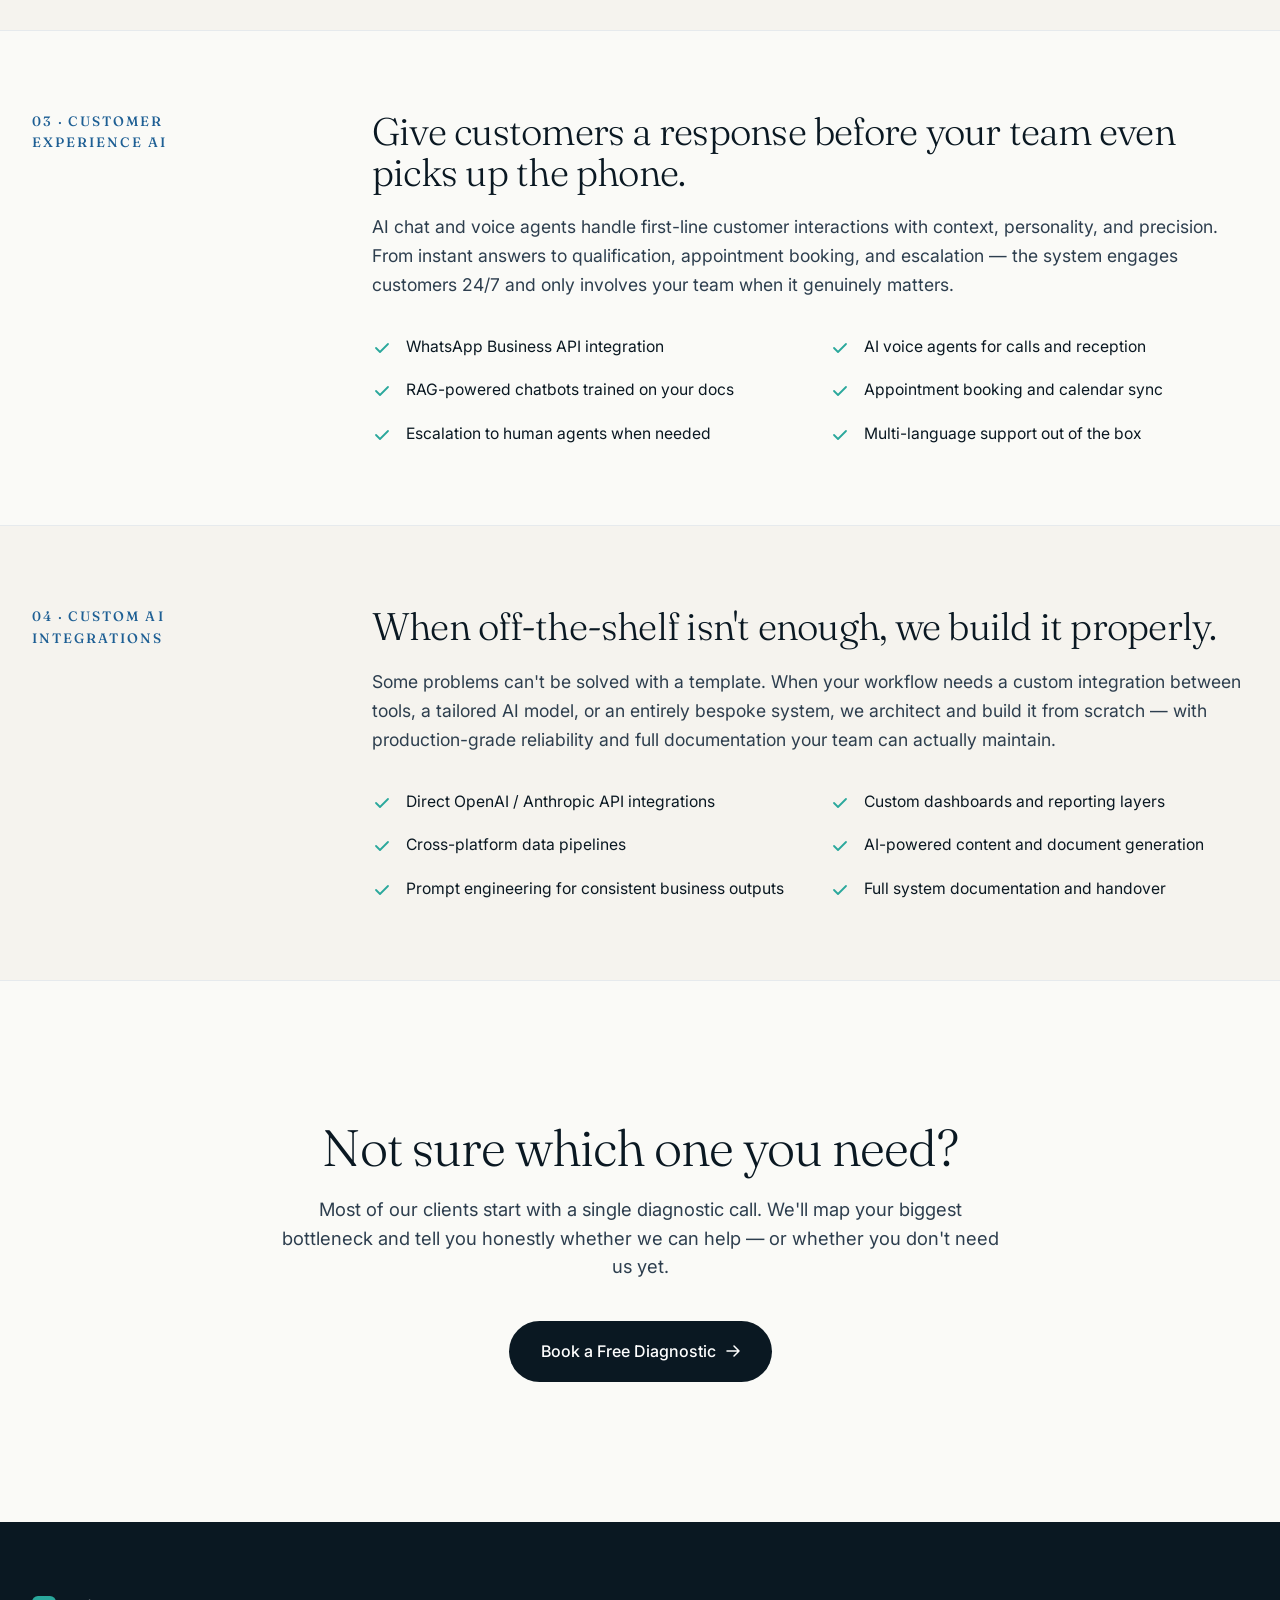
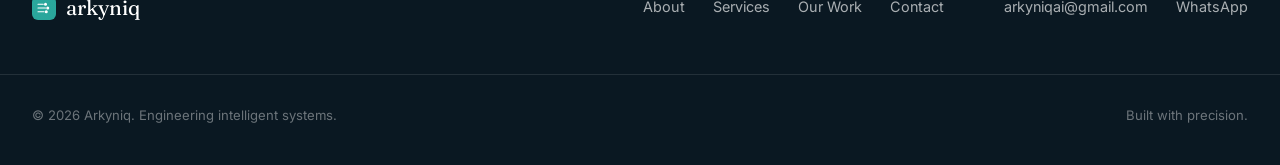
<file: services.html>
<!DOCTYPE html>
<html lang="en">
<head>
<meta charset="UTF-8">
<meta name="viewport" content="width=device-width, initial-scale=1.0">
<title>Services — Arkyniq</title>
<meta name="description" content="AI automation services including lead management, workflow automation, customer experience AI, and custom integrations.">
<link rel="preconnect" href="https://fonts.googleapis.com">
<link rel="preconnect" href="https://fonts.gstatic.com" crossorigin>
<link href="https://fonts.googleapis.com/css2?family=Fraunces:ital,opsz,wght@0,9..144,300;0,9..144,400;0,9..144,500;0,9..144,600;1,9..144,400&family=Inter:wght@300;400;500;600&display=swap" rel="stylesheet">
<link rel="stylesheet" href="styles.css">
</head>
<body>

<nav class="nav">
  <div class="nav-inner">
    <a href="index.html" class="nav-logo">
      <span class="logo-mark">
        <svg viewBox="0 0 32 32" width="28" height="28" fill="none"><defs><linearGradient id="lg" x1="0" y1="0" x2="32" y2="32"><stop offset="0" stop-color="#2AA89C"/><stop offset="1" stop-color="#1E5F94"/></linearGradient></defs><rect width="32" height="32" rx="8" fill="url(#lg)"/><path d="M8 11h7M8 16h10M8 21h8" stroke="#fff" stroke-width="1.5" stroke-linecap="round"/><circle cx="18" cy="11" r="2" fill="#fff"/><circle cx="21" cy="16" r="2" fill="#fff"/><circle cx="19" cy="21" r="2" fill="#fff"/></svg>
      </span>
      <span class="logo-text">arkyniq</span>
    </a>
    <div class="nav-links">
      <a href="index.html" class="nav-link">Home</a>
      <a href="about.html" class="nav-link">About</a>
      <a href="services.html" class="nav-link active">Services</a>
      <a href="work.html" class="nav-link">Our Work</a>
      <a href="contact.html" class="nav-cta">Start a Project</a>
    </div>
    <button class="nav-toggle" aria-label="Menu"><span></span><span></span><span></span></button>
  </div>
</nav>

<main>

<section class="page-hero">
  <div class="page-hero-bg"></div>
  <div class="container">
    <div class="eyebrow reveal">Services</div>
    <h1 class="reveal" style="--d:.08s">
      Four core capabilities.<br>Infinite combinations.
    </h1>
    <p class="page-hero-sub reveal" style="--d:.18s">
      We specialize in four interconnected areas of AI automation. Most engagements use two or more — designed around your specific operational bottlenecks, not a pre-built package.
    </p>
  </div>
</section>

<section class="service-detail">
  <div class="container">
    <div class="service-detail-grid">
      <div class="service-detail-label reveal-up">
        01 · Lead Management<br>&amp; Qualification
      </div>
      <div class="service-detail-body reveal-up" style="--d:.1s">
        <h2>Turn every lead into a tracked, scored, and actioned opportunity.</h2>
        <p>Most businesses lose the majority of inbound leads to slow response, poor follow-up, and unqualified opportunities eating up sales team bandwidth. Our lead management systems capture leads from every channel, score them instantly with AI, route them by priority, and follow up automatically across WhatsApp, email, and SMS — 24/7.</p>
        <div class="service-features">
          <div class="service-feature">
            <svg class="service-feature-icon" viewBox="0 0 20 20" fill="none"><path d="M4 10l4 4 8-8" stroke="currentColor" stroke-width="1.8" stroke-linecap="round" stroke-linejoin="round"/></svg>
            <div class="service-feature-text">Multi-source lead capture (web, ads, WhatsApp, email)</div>
          </div>
          <div class="service-feature">
            <svg class="service-feature-icon" viewBox="0 0 20 20" fill="none"><path d="M4 10l4 4 8-8" stroke="currentColor" stroke-width="1.8" stroke-linecap="round" stroke-linejoin="round"/></svg>
            <div class="service-feature-text">AI-powered lead scoring and intent detection</div>
          </div>
          <div class="service-feature">
            <svg class="service-feature-icon" viewBox="0 0 20 20" fill="none"><path d="M4 10l4 4 8-8" stroke="currentColor" stroke-width="1.8" stroke-linecap="round" stroke-linejoin="round"/></svg>
            <div class="service-feature-text">Instant routing to the right agent or team</div>
          </div>
          <div class="service-feature">
            <svg class="service-feature-icon" viewBox="0 0 20 20" fill="none"><path d="M4 10l4 4 8-8" stroke="currentColor" stroke-width="1.8" stroke-linecap="round" stroke-linejoin="round"/></svg>
            <div class="service-feature-text">Automated multi-channel follow-up sequences</div>
          </div>
          <div class="service-feature">
            <svg class="service-feature-icon" viewBox="0 0 20 20" fill="none"><path d="M4 10l4 4 8-8" stroke="currentColor" stroke-width="1.8" stroke-linecap="round" stroke-linejoin="round"/></svg>
            <div class="service-feature-text">Fail-safe re-engagement of cold leads</div>
          </div>
          <div class="service-feature">
            <svg class="service-feature-icon" viewBox="0 0 20 20" fill="none"><path d="M4 10l4 4 8-8" stroke="currentColor" stroke-width="1.8" stroke-linecap="round" stroke-linejoin="round"/></svg>
            <div class="service-feature-text">Live performance dashboard &amp; reporting</div>
          </div>
        </div>
      </div>
    </div>
  </div>
</section>

<section class="service-detail" style="background: var(--bg-cream);">
  <div class="container">
    <div class="service-detail-grid">
      <div class="service-detail-label reveal-up">
        02 · Workflow<br>Automation
      </div>
      <div class="service-detail-body reveal-up" style="--d:.1s">
        <h2>Eliminate repetitive work across your entire operation.</h2>
        <p>Every mid-sized business runs on hidden manual work — someone copying data between tools, manually sending the same emails, updating spreadsheets nobody reads. We identify these hidden costs and replace them with reliable automations that connect your CRM, internal tools, and communication channels into a single, intelligent pipeline.</p>
        <div class="service-features">
          <div class="service-feature">
            <svg class="service-feature-icon" viewBox="0 0 20 20" fill="none"><path d="M4 10l4 4 8-8" stroke="currentColor" stroke-width="1.8" stroke-linecap="round" stroke-linejoin="round"/></svg>
            <div class="service-feature-text">Custom n8n and Make.com workflow engineering</div>
          </div>
          <div class="service-feature">
            <svg class="service-feature-icon" viewBox="0 0 20 20" fill="none"><path d="M4 10l4 4 8-8" stroke="currentColor" stroke-width="1.8" stroke-linecap="round" stroke-linejoin="round"/></svg>
            <div class="service-feature-text">Data enrichment and deduplication pipelines</div>
          </div>
          <div class="service-feature">
            <svg class="service-feature-icon" viewBox="0 0 20 20" fill="none"><path d="M4 10l4 4 8-8" stroke="currentColor" stroke-width="1.8" stroke-linecap="round" stroke-linejoin="round"/></svg>
            <div class="service-feature-text">CRM sync and automated record-keeping</div>
          </div>
          <div class="service-feature">
            <svg class="service-feature-icon" viewBox="0 0 20 20" fill="none"><path d="M4 10l4 4 8-8" stroke="currentColor" stroke-width="1.8" stroke-linecap="round" stroke-linejoin="round"/></svg>
            <div class="service-feature-text">Document generation and contract automation</div>
          </div>
          <div class="service-feature">
            <svg class="service-feature-icon" viewBox="0 0 20 20" fill="none"><path d="M4 10l4 4 8-8" stroke="currentColor" stroke-width="1.8" stroke-linecap="round" stroke-linejoin="round"/></svg>
            <div class="service-feature-text">Internal notification and task routing systems</div>
          </div>
          <div class="service-feature">
            <svg class="service-feature-icon" viewBox="0 0 20 20" fill="none"><path d="M4 10l4 4 8-8" stroke="currentColor" stroke-width="1.8" stroke-linecap="round" stroke-linejoin="round"/></svg>
            <div class="service-feature-text">Error handling, retries, and failure alerts built-in</div>
          </div>
        </div>
      </div>
    </div>
  </div>
</section>

<section class="service-detail">
  <div class="container">
    <div class="service-detail-grid">
      <div class="service-detail-label reveal-up">
        03 · Customer<br>Experience AI
      </div>
      <div class="service-detail-body reveal-up" style="--d:.1s">
        <h2>Give customers a response before your team even picks up the phone.</h2>
        <p>AI chat and voice agents handle first-line customer interactions with context, personality, and precision. From instant answers to qualification, appointment booking, and escalation — the system engages customers 24/7 and only involves your team when it genuinely matters.</p>
        <div class="service-features">
          <div class="service-feature">
            <svg class="service-feature-icon" viewBox="0 0 20 20" fill="none"><path d="M4 10l4 4 8-8" stroke="currentColor" stroke-width="1.8" stroke-linecap="round" stroke-linejoin="round"/></svg>
            <div class="service-feature-text">WhatsApp Business API integration</div>
          </div>
          <div class="service-feature">
            <svg class="service-feature-icon" viewBox="0 0 20 20" fill="none"><path d="M4 10l4 4 8-8" stroke="currentColor" stroke-width="1.8" stroke-linecap="round" stroke-linejoin="round"/></svg>
            <div class="service-feature-text">AI voice agents for calls and reception</div>
          </div>
          <div class="service-feature">
            <svg class="service-feature-icon" viewBox="0 0 20 20" fill="none"><path d="M4 10l4 4 8-8" stroke="currentColor" stroke-width="1.8" stroke-linecap="round" stroke-linejoin="round"/></svg>
            <div class="service-feature-text">RAG-powered chatbots trained on your docs</div>
          </div>
          <div class="service-feature">
            <svg class="service-feature-icon" viewBox="0 0 20 20" fill="none"><path d="M4 10l4 4 8-8" stroke="currentColor" stroke-width="1.8" stroke-linecap="round" stroke-linejoin="round"/></svg>
            <div class="service-feature-text">Appointment booking and calendar sync</div>
          </div>
          <div class="service-feature">
            <svg class="service-feature-icon" viewBox="0 0 20 20" fill="none"><path d="M4 10l4 4 8-8" stroke="currentColor" stroke-width="1.8" stroke-linecap="round" stroke-linejoin="round"/></svg>
            <div class="service-feature-text">Escalation to human agents when needed</div>
          </div>
          <div class="service-feature">
            <svg class="service-feature-icon" viewBox="0 0 20 20" fill="none"><path d="M4 10l4 4 8-8" stroke="currentColor" stroke-width="1.8" stroke-linecap="round" stroke-linejoin="round"/></svg>
            <div class="service-feature-text">Multi-language support out of the box</div>
          </div>
        </div>
      </div>
    </div>
  </div>
</section>

<section class="service-detail" style="background: var(--bg-cream);">
  <div class="container">
    <div class="service-detail-grid">
      <div class="service-detail-label reveal-up">
        04 · Custom AI<br>Integrations
      </div>
      <div class="service-detail-body reveal-up" style="--d:.1s">
        <h2>When off-the-shelf isn't enough, we build it properly.</h2>
        <p>Some problems can't be solved with a template. When your workflow needs a custom integration between tools, a tailored AI model, or an entirely bespoke system, we architect and build it from scratch — with production-grade reliability and full documentation your team can actually maintain.</p>
        <div class="service-features">
          <div class="service-feature">
            <svg class="service-feature-icon" viewBox="0 0 20 20" fill="none"><path d="M4 10l4 4 8-8" stroke="currentColor" stroke-width="1.8" stroke-linecap="round" stroke-linejoin="round"/></svg>
            <div class="service-feature-text">Direct OpenAI / Anthropic API integrations</div>
          </div>
          <div class="service-feature">
            <svg class="service-feature-icon" viewBox="0 0 20 20" fill="none"><path d="M4 10l4 4 8-8" stroke="currentColor" stroke-width="1.8" stroke-linecap="round" stroke-linejoin="round"/></svg>
            <div class="service-feature-text">Custom dashboards and reporting layers</div>
          </div>
          <div class="service-feature">
            <svg class="service-feature-icon" viewBox="0 0 20 20" fill="none"><path d="M4 10l4 4 8-8" stroke="currentColor" stroke-width="1.8" stroke-linecap="round" stroke-linejoin="round"/></svg>
            <div class="service-feature-text">Cross-platform data pipelines</div>
          </div>
          <div class="service-feature">
            <svg class="service-feature-icon" viewBox="0 0 20 20" fill="none"><path d="M4 10l4 4 8-8" stroke="currentColor" stroke-width="1.8" stroke-linecap="round" stroke-linejoin="round"/></svg>
            <div class="service-feature-text">AI-powered content and document generation</div>
          </div>
          <div class="service-feature">
            <svg class="service-feature-icon" viewBox="0 0 20 20" fill="none"><path d="M4 10l4 4 8-8" stroke="currentColor" stroke-width="1.8" stroke-linecap="round" stroke-linejoin="round"/></svg>
            <div class="service-feature-text">Prompt engineering for consistent business outputs</div>
          </div>
          <div class="service-feature">
            <svg class="service-feature-icon" viewBox="0 0 20 20" fill="none"><path d="M4 10l4 4 8-8" stroke="currentColor" stroke-width="1.8" stroke-linecap="round" stroke-linejoin="round"/></svg>
            <div class="service-feature-text">Full system documentation and handover</div>
          </div>
        </div>
      </div>
    </div>
  </div>
</section>

<section class="section final-cta">
  <div class="container">
    <div class="final-inner reveal-up">
      <h2>Not sure which one you need?</h2>
      <p>Most of our clients start with a single diagnostic call. We'll map your biggest bottleneck and tell you honestly whether we can help — or whether you don't need us yet.</p>
      <a href="contact.html" class="btn btn-primary btn-lg">
        <span>Book a Free Diagnostic</span>
        <svg width="14" height="14" viewBox="0 0 14 14" fill="none"><path d="M1 7h12M8 2l5 5-5 5" stroke="currentColor" stroke-width="1.5" stroke-linecap="round" stroke-linejoin="round"/></svg>
      </a>
    </div>
  </div>
</section>

</main>

<footer class="footer">
  <div class="container footer-inner">
    <div class="footer-brand">
      <div class="logo-mark">
        <svg viewBox="0 0 32 32" width="24" height="24" fill="none"><defs><linearGradient id="lg2" x1="0" y1="0" x2="32" y2="32"><stop offset="0" stop-color="#2AA89C"/><stop offset="1" stop-color="#1E5F94"/></linearGradient></defs><rect width="32" height="32" rx="8" fill="url(#lg2)"/><path d="M8 11h7M8 16h10M8 21h8" stroke="#fff" stroke-width="1.5" stroke-linecap="round"/><circle cx="18" cy="11" r="2" fill="#fff"/><circle cx="21" cy="16" r="2" fill="#fff"/><circle cx="19" cy="21" r="2" fill="#fff"/></svg>
      </div>
      <span>arkyniq</span>
    </div>
    <div class="footer-nav">
      <a href="about.html">About</a>
      <a href="services.html">Services</a>
      <a href="work.html">Our Work</a>
      <a href="contact.html">Contact</a>
    </div>
    <div class="footer-contact">
      <a href="mailto:arkyniqai@gmail.com">arkyniqai@gmail.com</a>
      <a href="https://wa.me/917989714235" target="_blank">WhatsApp</a>
    </div>
  </div>
  <div class="container footer-bottom">
    <div>© 2026 Arkyniq. Engineering intelligent systems.</div>
    <div>Built with precision.</div>
  </div>
</footer>

<script src="script.js"></script>
</body>
</html>
</file>
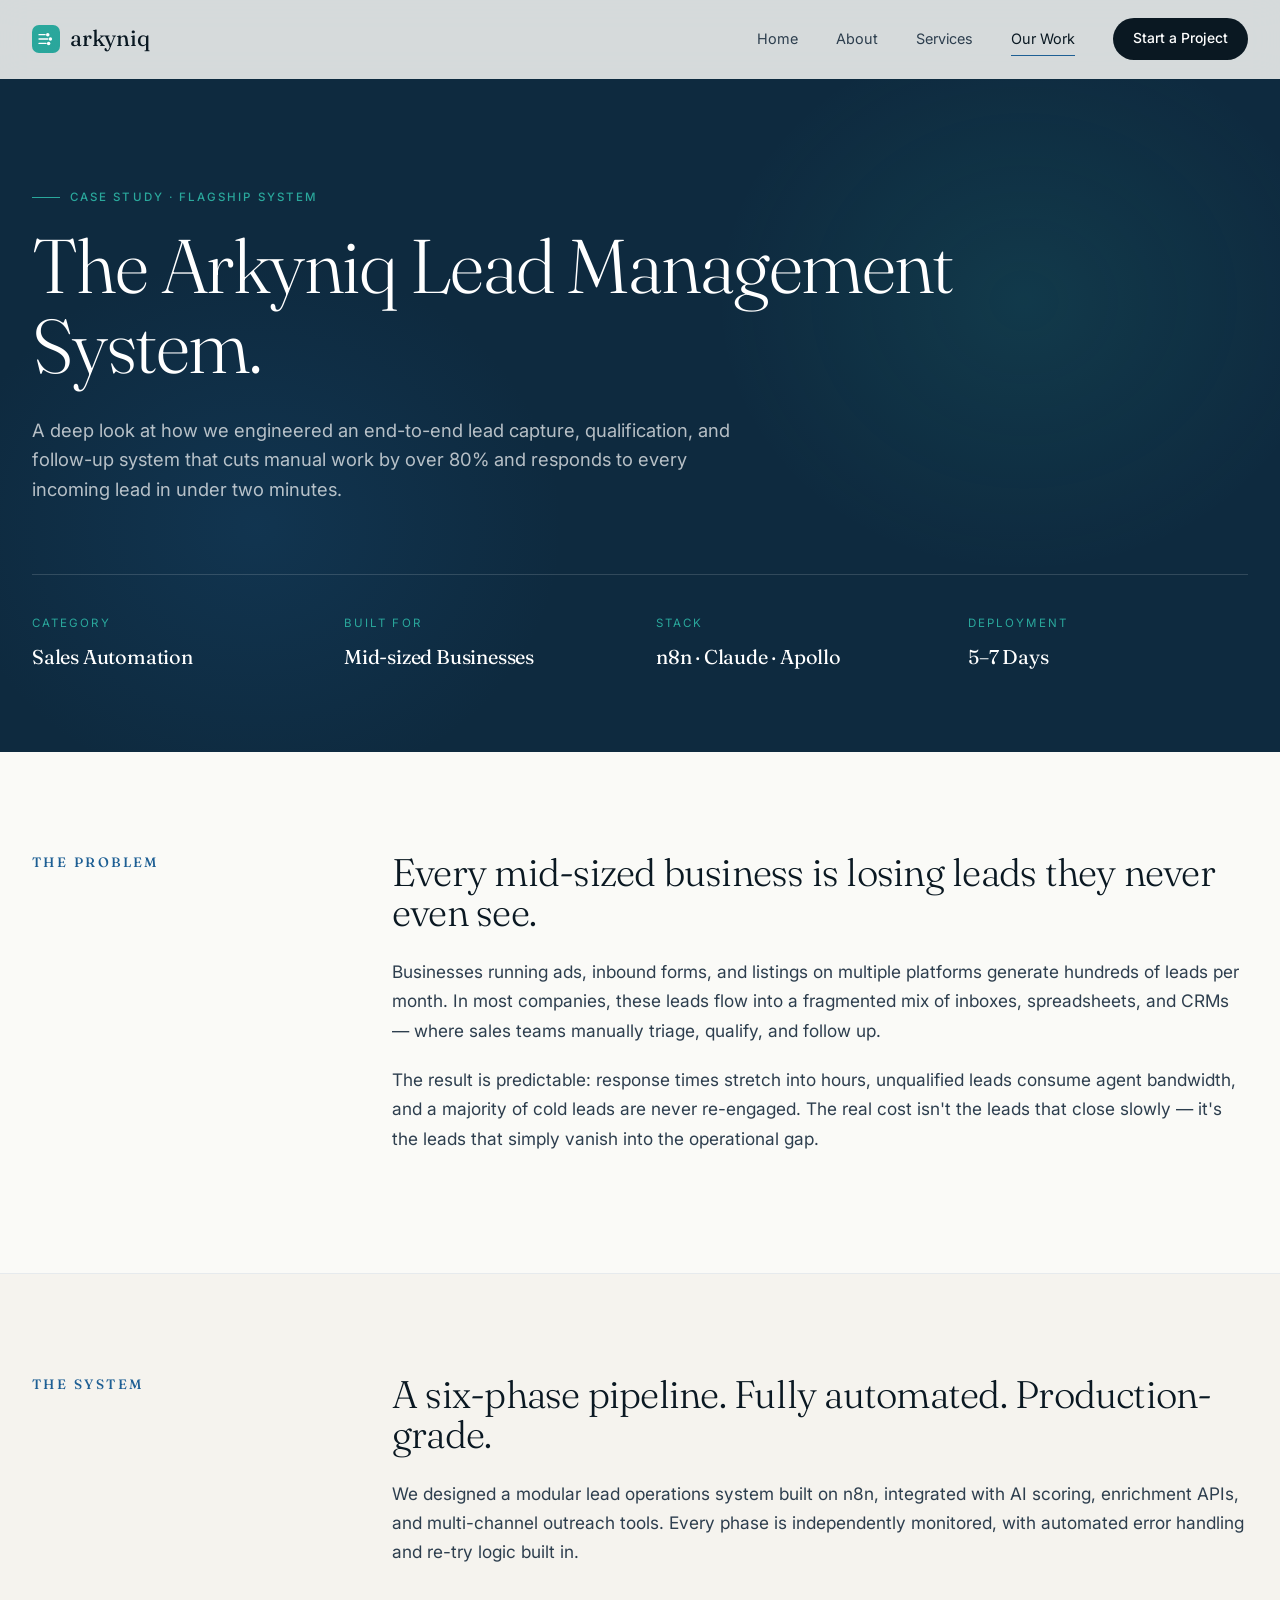
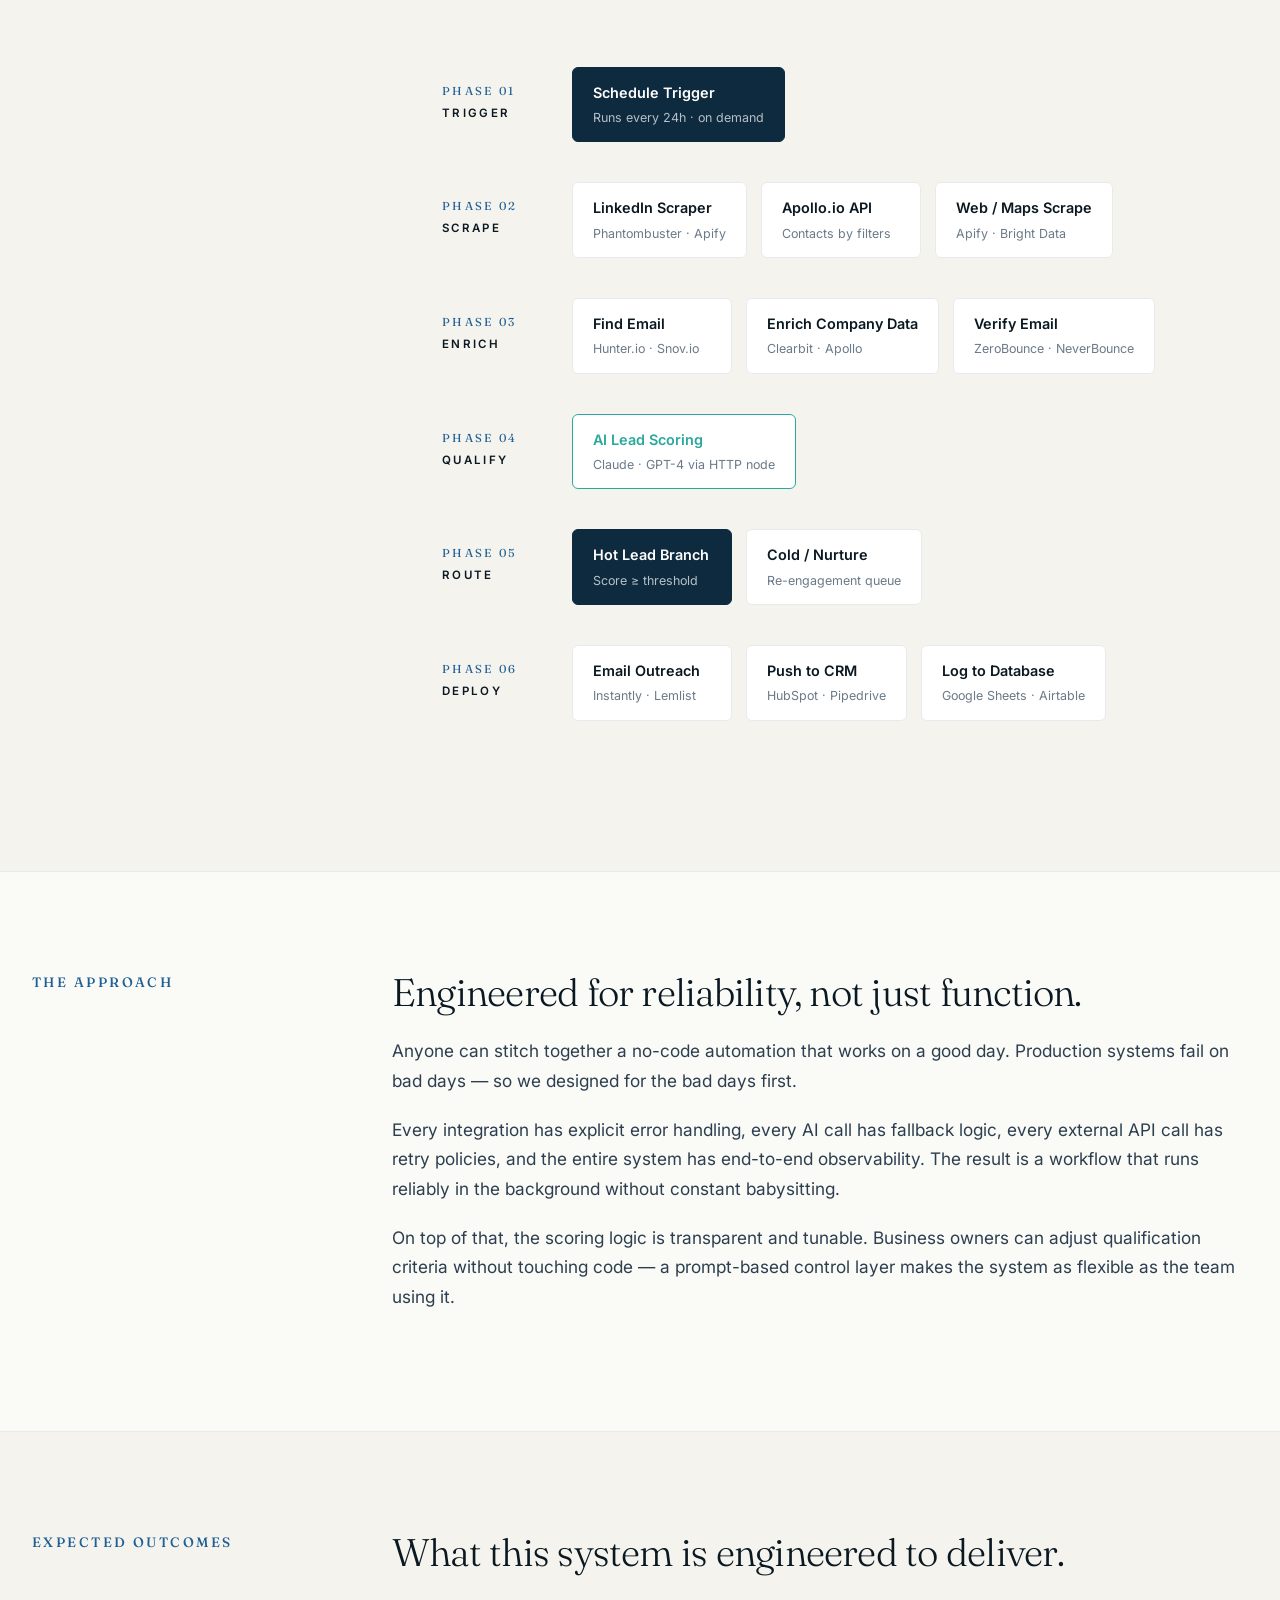
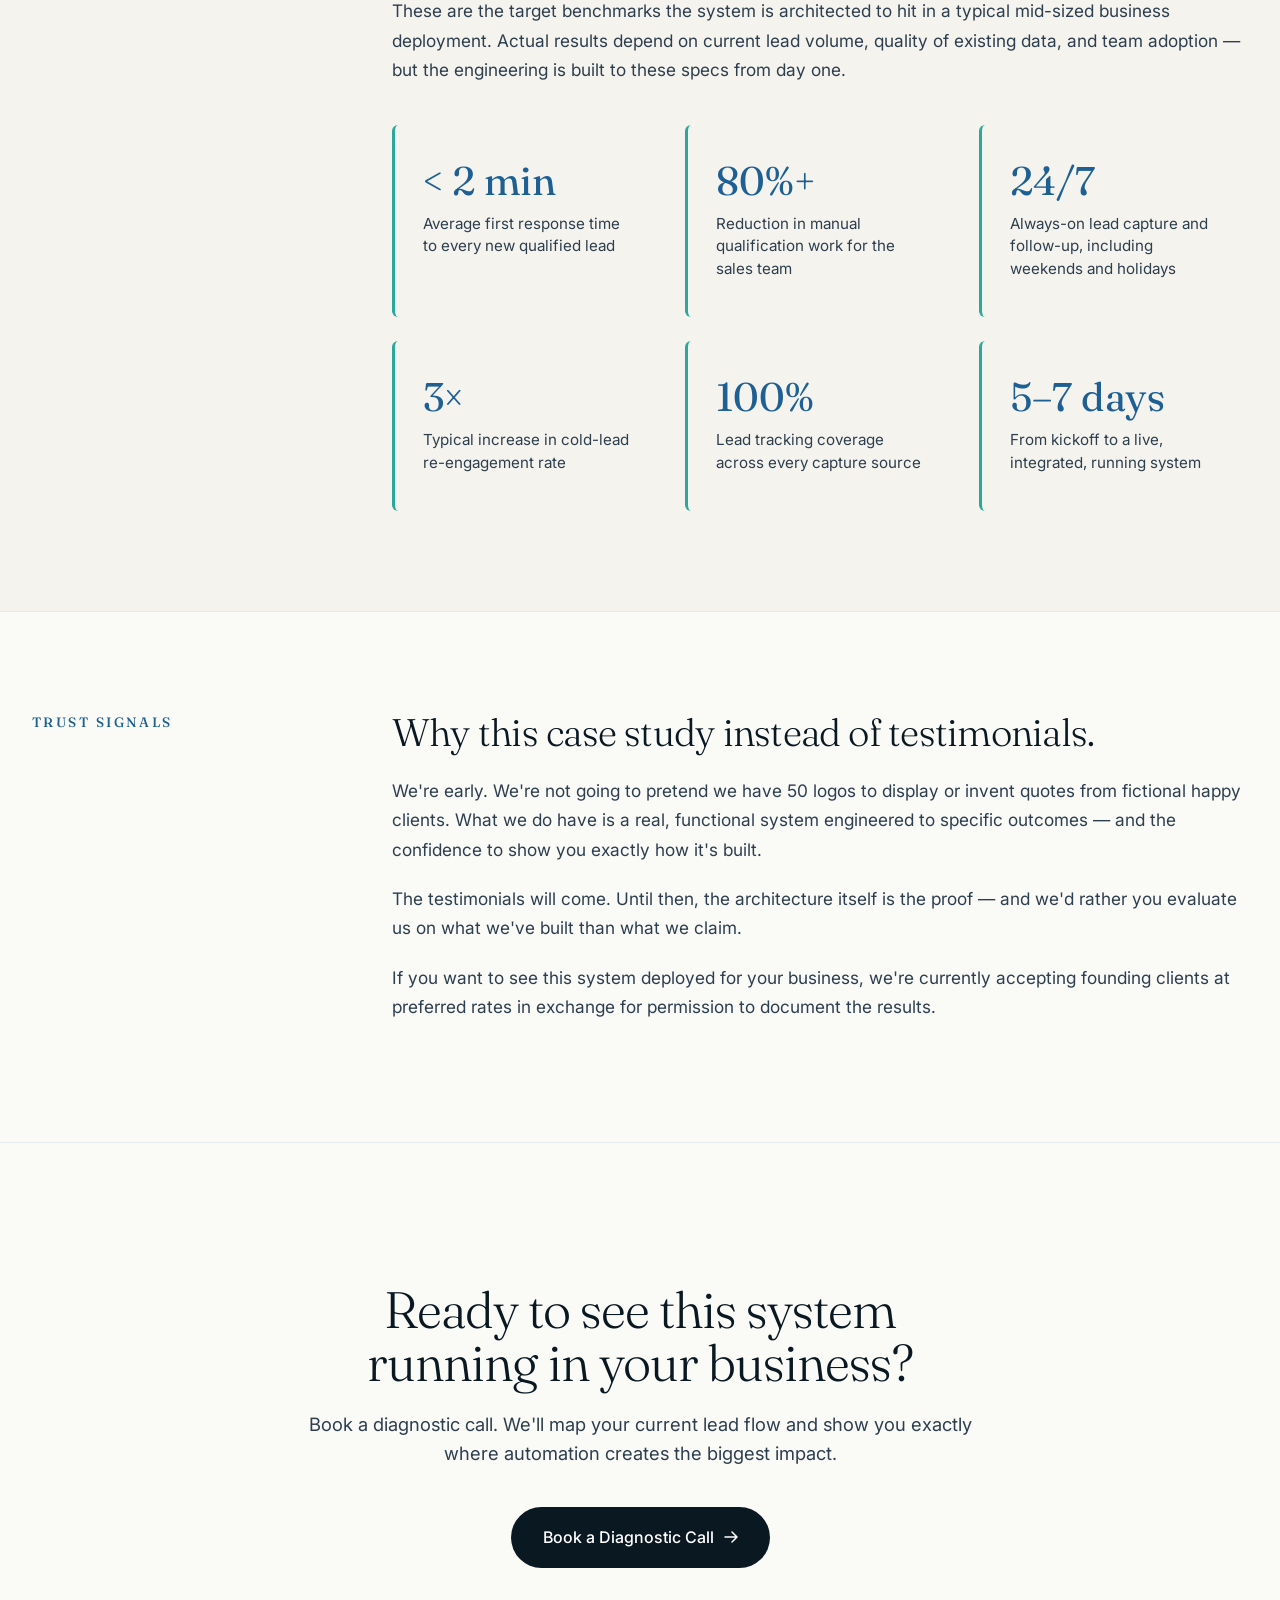
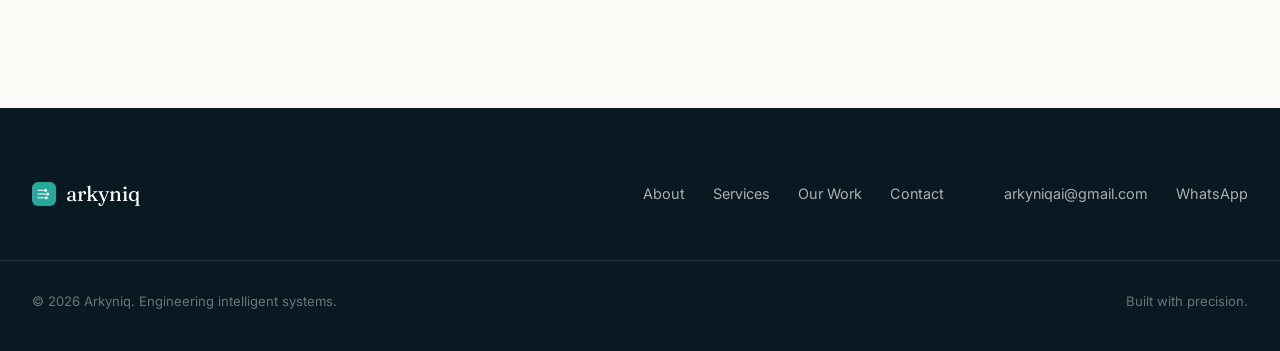
<file: work.html>
<!DOCTYPE html>
<html lang="en">
<head>
<meta charset="UTF-8">
<meta name="viewport" content="width=device-width, initial-scale=1.0">
<title>Our Work — Arkyniq</title>
<meta name="description" content="Case study: The Arkyniq Lead Management System — a deep technical breakdown of how we engineer AI-powered lead operations.">
<link rel="preconnect" href="https://fonts.googleapis.com">
<link rel="preconnect" href="https://fonts.gstatic.com" crossorigin>
<link href="https://fonts.googleapis.com/css2?family=Fraunces:ital,opsz,wght@0,9..144,300;0,9..144,400;0,9..144,500;0,9..144,600;1,9..144,400&family=Inter:wght@300;400;500;600&display=swap" rel="stylesheet">
<link rel="stylesheet" href="styles.css">
</head>
<body>

<nav class="nav">
  <div class="nav-inner">
    <a href="index.html" class="nav-logo">
      <span class="logo-mark">
        <svg viewBox="0 0 32 32" width="28" height="28" fill="none"><defs><linearGradient id="lg" x1="0" y1="0" x2="32" y2="32"><stop offset="0" stop-color="#2AA89C"/><stop offset="1" stop-color="#1E5F94"/></linearGradient></defs><rect width="32" height="32" rx="8" fill="url(#lg)"/><path d="M8 11h7M8 16h10M8 21h8" stroke="#fff" stroke-width="1.5" stroke-linecap="round"/><circle cx="18" cy="11" r="2" fill="#fff"/><circle cx="21" cy="16" r="2" fill="#fff"/><circle cx="19" cy="21" r="2" fill="#fff"/></svg>
      </span>
      <span class="logo-text">arkyniq</span>
    </a>
    <div class="nav-links">
      <a href="index.html" class="nav-link">Home</a>
      <a href="about.html" class="nav-link">About</a>
      <a href="services.html" class="nav-link">Services</a>
      <a href="work.html" class="nav-link active">Our Work</a>
      <a href="contact.html" class="nav-cta">Start a Project</a>
    </div>
    <button class="nav-toggle" aria-label="Menu"><span></span><span></span><span></span></button>
  </div>
</nav>

<main>

<section class="case-hero">
  <div class="container">
    <div class="eyebrow reveal">Case Study · Flagship System</div>
    <h1 class="reveal" style="--d:.08s">
      The Arkyniq Lead Management System.
    </h1>
    <p class="case-hero-sub reveal" style="--d:.18s">
      A deep look at how we engineered an end-to-end lead capture, qualification, and follow-up system that cuts manual work by over 80% and responds to every incoming lead in under two minutes.
    </p>
    <div class="case-meta reveal-up" style="--d:.3s">
      <div class="case-meta-item">
        <div class="case-meta-label">Category</div>
        <div class="case-meta-value">Sales Automation</div>
      </div>
      <div class="case-meta-item">
        <div class="case-meta-label">Built For</div>
        <div class="case-meta-value">Mid-sized Businesses</div>
      </div>
      <div class="case-meta-item">
        <div class="case-meta-label">Stack</div>
        <div class="case-meta-value">n8n · Claude · Apollo</div>
      </div>
      <div class="case-meta-item">
        <div class="case-meta-label">Deployment</div>
        <div class="case-meta-value">5–7 Days</div>
      </div>
    </div>
  </div>
</section>

<section class="case-section">
  <div class="container">
    <div class="case-grid">
      <div class="case-label reveal-up">The Problem</div>
      <div class="case-body reveal-up" style="--d:.1s">
        <h2>Every mid-sized business is losing leads they never even see.</h2>
        <p>Businesses running ads, inbound forms, and listings on multiple platforms generate hundreds of leads per month. In most companies, these leads flow into a fragmented mix of inboxes, spreadsheets, and CRMs — where sales teams manually triage, qualify, and follow up.</p>
        <p>The result is predictable: response times stretch into hours, unqualified leads consume agent bandwidth, and a majority of cold leads are never re-engaged. The real cost isn't the leads that close slowly — it's the leads that simply vanish into the operational gap.</p>
      </div>
    </div>
  </div>
</section>

<section class="case-section" style="background: var(--bg-cream);">
  <div class="container">
    <div class="case-grid">
      <div class="case-label reveal-up">The System</div>
      <div class="case-body reveal-up" style="--d:.1s">
        <h2>A six-phase pipeline. Fully automated. Production-grade.</h2>
        <p>We designed a modular lead operations system built on n8n, integrated with AI scoring, enrichment APIs, and multi-channel outreach tools. Every phase is independently monitored, with automated error handling and re-try logic built in.</p>

        <div class="architecture-diagram">
          <div class="flow-phases">
            <div class="flow-phase">
              <div class="flow-phase-label">Phase 01<strong>Trigger</strong></div>
              <div class="flow-boxes">
                <div class="flow-box accent">
                  <div class="flow-box-title">Schedule Trigger</div>
                  <div class="flow-box-sub">Runs every 24h · on demand</div>
                </div>
              </div>
            </div>
            <div class="flow-phase">
              <div class="flow-phase-label">Phase 02<strong>Scrape</strong></div>
              <div class="flow-boxes">
                <div class="flow-box">
                  <div class="flow-box-title">LinkedIn Scraper</div>
                  <div class="flow-box-sub">Phantombuster · Apify</div>
                </div>
                <div class="flow-box">
                  <div class="flow-box-title">Apollo.io API</div>
                  <div class="flow-box-sub">Contacts by filters</div>
                </div>
                <div class="flow-box">
                  <div class="flow-box-title">Web / Maps Scrape</div>
                  <div class="flow-box-sub">Apify · Bright Data</div>
                </div>
              </div>
            </div>
            <div class="flow-phase">
              <div class="flow-phase-label">Phase 03<strong>Enrich</strong></div>
              <div class="flow-boxes">
                <div class="flow-box">
                  <div class="flow-box-title">Find Email</div>
                  <div class="flow-box-sub">Hunter.io · Snov.io</div>
                </div>
                <div class="flow-box">
                  <div class="flow-box-title">Enrich Company Data</div>
                  <div class="flow-box-sub">Clearbit · Apollo</div>
                </div>
                <div class="flow-box">
                  <div class="flow-box-title">Verify Email</div>
                  <div class="flow-box-sub">ZeroBounce · NeverBounce</div>
                </div>
              </div>
            </div>
            <div class="flow-phase">
              <div class="flow-phase-label">Phase 04<strong>Qualify</strong></div>
              <div class="flow-boxes">
                <div class="flow-box teal">
                  <div class="flow-box-title">AI Lead Scoring</div>
                  <div class="flow-box-sub">Claude · GPT-4 via HTTP node</div>
                </div>
              </div>
            </div>
            <div class="flow-phase">
              <div class="flow-phase-label">Phase 05<strong>Route</strong></div>
              <div class="flow-boxes">
                <div class="flow-box accent">
                  <div class="flow-box-title">Hot Lead Branch</div>
                  <div class="flow-box-sub">Score ≥ threshold</div>
                </div>
                <div class="flow-box">
                  <div class="flow-box-title">Cold / Nurture</div>
                  <div class="flow-box-sub">Re-engagement queue</div>
                </div>
              </div>
            </div>
            <div class="flow-phase">
              <div class="flow-phase-label">Phase 06<strong>Deploy</strong></div>
              <div class="flow-boxes">
                <div class="flow-box">
                  <div class="flow-box-title">Email Outreach</div>
                  <div class="flow-box-sub">Instantly · Lemlist</div>
                </div>
                <div class="flow-box">
                  <div class="flow-box-title">Push to CRM</div>
                  <div class="flow-box-sub">HubSpot · Pipedrive</div>
                </div>
                <div class="flow-box">
                  <div class="flow-box-title">Log to Database</div>
                  <div class="flow-box-sub">Google Sheets · Airtable</div>
                </div>
              </div>
            </div>
          </div>
        </div>
      </div>
    </div>
  </div>
</section>

<section class="case-section">
  <div class="container">
    <div class="case-grid">
      <div class="case-label reveal-up">The Approach</div>
      <div class="case-body reveal-up" style="--d:.1s">
        <h2>Engineered for reliability, not just function.</h2>
        <p>Anyone can stitch together a no-code automation that works on a good day. Production systems fail on bad days — so we designed for the bad days first.</p>
        <p>Every integration has explicit error handling, every AI call has fallback logic, every external API call has retry policies, and the entire system has end-to-end observability. The result is a workflow that runs reliably in the background without constant babysitting.</p>
        <p>On top of that, the scoring logic is transparent and tunable. Business owners can adjust qualification criteria without touching code — a prompt-based control layer makes the system as flexible as the team using it.</p>
      </div>
    </div>
  </div>
</section>

<section class="case-section" style="background: var(--bg-cream);">
  <div class="container">
    <div class="case-grid">
      <div class="case-label reveal-up">Expected Outcomes</div>
      <div class="case-body reveal-up" style="--d:.1s">
        <h2>What this system is engineered to deliver.</h2>
        <p>These are the target benchmarks the system is architected to hit in a typical mid-sized business deployment. Actual results depend on current lead volume, quality of existing data, and team adoption — but the engineering is built to these specs from day one.</p>
        <div class="results-grid">
          <div class="result-card">
            <div class="result-num">&lt; 2 min</div>
            <div class="result-text">Average first response time to every new qualified lead</div>
          </div>
          <div class="result-card">
            <div class="result-num">80%+</div>
            <div class="result-text">Reduction in manual qualification work for the sales team</div>
          </div>
          <div class="result-card">
            <div class="result-num">24/7</div>
            <div class="result-text">Always-on lead capture and follow-up, including weekends and holidays</div>
          </div>
          <div class="result-card">
            <div class="result-num">3×</div>
            <div class="result-text">Typical increase in cold-lead re-engagement rate</div>
          </div>
          <div class="result-card">
            <div class="result-num">100%</div>
            <div class="result-text">Lead tracking coverage across every capture source</div>
          </div>
          <div class="result-card">
            <div class="result-num">5–7 days</div>
            <div class="result-text">From kickoff to a live, integrated, running system</div>
          </div>
        </div>
      </div>
    </div>
  </div>
</section>

<section class="case-section">
  <div class="container">
    <div class="case-grid">
      <div class="case-label reveal-up">Trust Signals</div>
      <div class="case-body reveal-up" style="--d:.1s">
        <h2>Why this case study instead of testimonials.</h2>
        <p>We're early. We're not going to pretend we have 50 logos to display or invent quotes from fictional happy clients. What we do have is a real, functional system engineered to specific outcomes — and the confidence to show you exactly how it's built.</p>
        <p>The testimonials will come. Until then, the architecture itself is the proof — and we'd rather you evaluate us on what we've built than what we claim.</p>
        <p>If you want to see this system deployed for your business, we're currently accepting founding clients at preferred rates in exchange for permission to document the results.</p>
      </div>
    </div>
  </div>
</section>

<section class="section final-cta">
  <div class="container">
    <div class="final-inner reveal-up">
      <h2>Ready to see this system<br>running in your business?</h2>
      <p>Book a diagnostic call. We'll map your current lead flow and show you exactly where automation creates the biggest impact.</p>
      <a href="contact.html" class="btn btn-primary btn-lg">
        <span>Book a Diagnostic Call</span>
        <svg width="14" height="14" viewBox="0 0 14 14" fill="none"><path d="M1 7h12M8 2l5 5-5 5" stroke="currentColor" stroke-width="1.5" stroke-linecap="round" stroke-linejoin="round"/></svg>
      </a>
    </div>
  </div>
</section>

</main>

<footer class="footer">
  <div class="container footer-inner">
    <div class="footer-brand">
      <div class="logo-mark">
        <svg viewBox="0 0 32 32" width="24" height="24" fill="none"><defs><linearGradient id="lg2" x1="0" y1="0" x2="32" y2="32"><stop offset="0" stop-color="#2AA89C"/><stop offset="1" stop-color="#1E5F94"/></linearGradient></defs><rect width="32" height="32" rx="8" fill="url(#lg2)"/><path d="M8 11h7M8 16h10M8 21h8" stroke="#fff" stroke-width="1.5" stroke-linecap="round"/><circle cx="18" cy="11" r="2" fill="#fff"/><circle cx="21" cy="16" r="2" fill="#fff"/><circle cx="19" cy="21" r="2" fill="#fff"/></svg>
      </div>
      <span>arkyniq</span>
    </div>
    <div class="footer-nav">
      <a href="about.html">About</a>
      <a href="services.html">Services</a>
      <a href="work.html">Our Work</a>
      <a href="contact.html">Contact</a>
    </div>
    <div class="footer-contact">
      <a href="mailto:arkyniqai@gmail.com">arkyniqai@gmail.com</a>
      <a href="https://wa.me/917989714235" target="_blank">WhatsApp</a>
    </div>
  </div>
  <div class="container footer-bottom">
    <div>© 2026 Arkyniq. Engineering intelligent systems.</div>
    <div>Built with precision.</div>
  </div>
</footer>

<script src="script.js"></script>
</body>
</html>
</file>
<file: styles.css>
/* =========================================
   ARKYNIQ — DESIGN SYSTEM
   Refined minimalist. Intentional. Confident.
   ========================================= */

:root {
  /* Brand */
  --teal: #2AA89C;
  --blue: #1E5F94;
  --deep: #0E2A3F;
  --ink: #0A1822;
  --ink-soft: #2D3E4E;
  --muted: #6B7A88;
  --line: #E6EAED;
  --line-soft: #F1F3F5;
  --bg: #FAFAF7;
  --bg-cream: #F5F3EE;
  --white: #FFFFFF;
  --accent-soft: rgba(42, 168, 156, 0.08);

  /* Type */
  --f-display: 'Fraunces', 'Times New Roman', serif;
  --f-body: 'Inter', system-ui, sans-serif;

  /* Motion */
  --ease: cubic-bezier(0.22, 1, 0.36, 1);
  --ease-out: cubic-bezier(0.16, 1, 0.3, 1);
}

* { margin: 0; padding: 0; box-sizing: border-box; }

html { scroll-behavior: smooth; -webkit-font-smoothing: antialiased; }

body {
  font-family: var(--f-body);
  font-size: 16px;
  line-height: 1.55;
  color: var(--ink);
  background: var(--bg);
  overflow-x: hidden;
}

a { color: inherit; text-decoration: none; }
img, svg { display: block; max-width: 100%; }
button { font: inherit; cursor: pointer; border: none; background: none; color: inherit; }

.container { max-width: 1280px; margin: 0 auto; padding: 0 32px; }

/* =========================================
   TYPOGRAPHY
   ========================================= */
h1, h2, h3, h4 {
  font-family: var(--f-display);
  font-weight: 400;
  line-height: 1.05;
  letter-spacing: -0.02em;
  color: var(--ink);
}
h1 { font-size: clamp(2.5rem, 6vw, 4.75rem); font-weight: 300; }
h1 em { font-style: italic; font-weight: 400; color: var(--blue); }
h2 { font-size: clamp(2rem, 4vw, 3.25rem); font-weight: 300; }
h3 { font-size: 1.35rem; font-weight: 500; letter-spacing: -0.01em; line-height: 1.2; }

p { color: var(--ink-soft); }

.eyebrow {
  font-family: var(--f-body);
  font-size: 0.72rem;
  font-weight: 500;
  letter-spacing: 0.18em;
  text-transform: uppercase;
  color: var(--blue);
  display: inline-flex;
  align-items: center;
  gap: 10px;
}
.eyebrow::before {
  content: '';
  width: 28px;
  height: 1px;
  background: var(--blue);
}

/* =========================================
   NAVIGATION
   ========================================= */
.nav {
  position: fixed;
  top: 0; left: 0; right: 0;
  z-index: 100;
  background: rgba(250, 250, 247, 0.85);
  backdrop-filter: blur(16px);
  -webkit-backdrop-filter: blur(16px);
  border-bottom: 1px solid transparent;
  transition: border-color 0.3s var(--ease);
}
.nav.scrolled { border-bottom-color: var(--line); }
.nav-inner {
  max-width: 1280px;
  margin: 0 auto;
  padding: 18px 32px;
  display: flex;
  align-items: center;
  justify-content: space-between;
}
.nav-logo {
  display: flex;
  align-items: center;
  gap: 10px;
  font-family: var(--f-display);
  font-size: 1.4rem;
  font-weight: 400;
  letter-spacing: -0.01em;
  color: var(--ink);
}
.logo-mark { display: flex; align-items: center; }
.logo-text { font-family: var(--f-display); }

.nav-links {
  display: flex;
  align-items: center;
  gap: 38px;
}
.nav-link {
  font-size: 0.9rem;
  font-weight: 400;
  color: var(--ink-soft);
  position: relative;
  transition: color 0.2s var(--ease);
}
.nav-link:hover, .nav-link.active { color: var(--ink); }
.nav-link.active::after {
  content: '';
  position: absolute;
  bottom: -6px; left: 0; right: 0;
  height: 1px;
  background: var(--blue);
}

.nav-cta {
  padding: 10px 20px;
  background: var(--ink);
  color: var(--white);
  font-size: 0.87rem;
  font-weight: 500;
  border-radius: 100px;
  transition: all 0.2s var(--ease);
}
.nav-cta:hover { background: var(--blue); transform: translateY(-1px); }

.nav-toggle {
  display: none;
  flex-direction: column;
  gap: 5px;
  padding: 8px;
}
.nav-toggle span {
  width: 22px;
  height: 1.5px;
  background: var(--ink);
  transition: 0.3s var(--ease);
}

/* =========================================
   BUTTONS
   ========================================= */
.btn {
  display: inline-flex;
  align-items: center;
  gap: 10px;
  padding: 14px 26px;
  font-family: var(--f-body);
  font-size: 0.93rem;
  font-weight: 500;
  border-radius: 100px;
  transition: all 0.3s var(--ease);
  cursor: pointer;
  white-space: nowrap;
}
.btn-primary {
  background: var(--ink);
  color: var(--white);
}
.btn-primary:hover {
  background: var(--blue);
  transform: translateY(-2px);
  box-shadow: 0 10px 30px -12px rgba(30, 95, 148, 0.4);
}
.btn-primary svg { transition: transform 0.3s var(--ease); }
.btn-primary:hover svg { transform: translateX(4px); }
.btn-ghost {
  border: 1px solid var(--line);
  color: var(--ink);
  background: transparent;
}
.btn-ghost:hover { border-color: var(--ink); }
.btn-lg { padding: 18px 32px; font-size: 1rem; }

/* =========================================
   HERO
   ========================================= */
.hero {
  position: relative;
  padding: 180px 0 100px;
  overflow: hidden;
}
.hero-bg {
  position: absolute;
  inset: 0;
  background:
    radial-gradient(ellipse 60% 40% at 90% 20%, rgba(42, 168, 156, 0.08), transparent 60%),
    radial-gradient(ellipse 50% 30% at 10% 60%, rgba(30, 95, 148, 0.06), transparent 60%);
  pointer-events: none;
  z-index: 0;
}
.hero .container { position: relative; z-index: 1; }
.hero-content { max-width: 960px; }
.hero h1 { margin: 20px 0 28px; }
.hero-sub {
  font-size: 1.15rem;
  line-height: 1.6;
  color: var(--ink-soft);
  max-width: 620px;
  margin-bottom: 40px;
}
.hero-cta {
  display: flex;
  gap: 14px;
  flex-wrap: wrap;
}

.hero-metrics {
  margin-top: 100px;
  padding-top: 50px;
  border-top: 1px solid var(--line);
  display: grid;
  grid-template-columns: repeat(4, 1fr);
  gap: 50px;
}
.metric {
  display: flex;
  flex-direction: column;
  gap: 8px;
}
.metric-num {
  font-family: var(--f-display);
  font-size: 3.2rem;
  font-weight: 300;
  line-height: 1;
  letter-spacing: -0.03em;
  color: var(--ink);
  display: inline-flex;
  align-items: baseline;
}
.metric-suffix {
  font-family: var(--f-display);
  font-size: 1.4rem;
  font-weight: 400;
  color: var(--blue);
  margin-top: -8px;
  display: block;
}
.metric-label {
  font-size: 0.82rem;
  color: var(--muted);
  letter-spacing: 0.02em;
}

/* =========================================
   SECTIONS
   ========================================= */
.section {
  padding: 120px 0;
  position: relative;
}
.section-head {
  max-width: 780px;
  margin-bottom: 70px;
}
.section-head h2 { margin-top: 18px; }
.section-lede {
  margin-top: 24px;
  font-size: 1.12rem;
  line-height: 1.6;
  color: var(--ink-soft);
  max-width: 640px;
}

/* PROBLEM */
.problem { background: var(--bg-cream); }
.problem-grid {
  display: grid;
  grid-template-columns: repeat(3, 1fr);
  gap: 32px;
}
.problem-card {
  padding: 40px 32px;
  background: var(--white);
  border-radius: 4px;
  border: 1px solid var(--line);
  transition: all 0.4s var(--ease);
}
.problem-card:hover {
  transform: translateY(-4px);
  box-shadow: 0 20px 60px -30px rgba(14, 42, 63, 0.15);
  border-color: var(--teal);
}
.problem-num {
  font-family: var(--f-display);
  font-size: 3rem;
  font-weight: 400;
  line-height: 1;
  color: var(--blue);
  margin-bottom: 20px;
  letter-spacing: -0.02em;
}
.problem-text {
  font-size: 1rem;
  line-height: 1.55;
  color: var(--ink-soft);
}

/* SERVICES PREVIEW */
.services-list {
  border-top: 1px solid var(--line);
}
.service-row {
  display: grid;
  grid-template-columns: 80px 1fr 40px;
  align-items: center;
  gap: 40px;
  padding: 36px 0;
  border-bottom: 1px solid var(--line);
  transition: all 0.3s var(--ease);
  cursor: pointer;
}
.service-row:hover {
  padding-left: 20px;
  background: linear-gradient(90deg, var(--accent-soft), transparent 70%);
}
.service-num {
  font-family: var(--f-display);
  font-size: 1.1rem;
  font-weight: 500;
  color: var(--blue);
  letter-spacing: 0.05em;
}
.service-body h3 { margin-bottom: 6px; }
.service-body p {
  font-size: 0.98rem;
  line-height: 1.55;
  color: var(--ink-soft);
}
.service-arrow {
  font-size: 1.4rem;
  color: var(--muted);
  transition: all 0.3s var(--ease);
  font-weight: 300;
}
.service-row:hover .service-arrow {
  color: var(--blue);
  transform: translateX(6px);
}

/* APPROACH */
.approach { background: var(--deep); color: var(--white); }
.approach h2 { color: var(--white); }
.approach .eyebrow { color: var(--teal); }
.approach .eyebrow::before { background: var(--teal); }
.approach-grid {
  display: grid;
  grid-template-columns: repeat(4, 1fr);
  gap: 32px;
}
.approach-step {
  padding: 32px 0;
  border-top: 1px solid rgba(255,255,255,0.12);
}
.step-marker {
  font-family: var(--f-display);
  font-size: 0.85rem;
  font-weight: 500;
  letter-spacing: 0.15em;
  color: var(--teal);
  margin-bottom: 20px;
}
.approach-step h3 {
  color: var(--white);
  margin-bottom: 14px;
  font-size: 1.5rem;
}
.approach-step p {
  color: rgba(255,255,255,0.7);
  font-size: 0.95rem;
  line-height: 1.55;
}

/* FOUNDING CLIENTS */
.founding { background: var(--bg-cream); }
.founding-card {
  background: linear-gradient(135deg, var(--ink) 0%, var(--deep) 100%);
  border-radius: 8px;
  padding: 70px;
  display: grid;
  grid-template-columns: 1fr auto;
  gap: 80px;
  align-items: center;
  color: var(--white);
  position: relative;
  overflow: hidden;
}
.founding-card::before {
  content: '';
  position: absolute;
  top: -50%; right: -20%;
  width: 500px; height: 500px;
  background: radial-gradient(circle, rgba(42, 168, 156, 0.15), transparent 70%);
  pointer-events: none;
}
.founding-left { position: relative; z-index: 1; }
.founding-badge {
  display: inline-block;
  padding: 6px 14px;
  background: rgba(42, 168, 156, 0.15);
  border: 1px solid rgba(42, 168, 156, 0.3);
  color: var(--teal);
  font-size: 0.72rem;
  font-weight: 500;
  letter-spacing: 0.15em;
  text-transform: uppercase;
  border-radius: 100px;
  margin-bottom: 24px;
}
.founding-left h2 { color: var(--white); margin-bottom: 20px; }
.founding-left p {
  color: rgba(255,255,255,0.75);
  font-size: 1.05rem;
  line-height: 1.6;
  margin-bottom: 28px;
  max-width: 540px;
}
.founding-list {
  list-style: none;
  margin-bottom: 36px;
}
.founding-list li {
  padding: 10px 0;
  color: rgba(255,255,255,0.85);
  font-size: 0.95rem;
  display: flex;
  gap: 12px;
}
.founding-list li span { color: var(--teal); font-weight: 500; }

.founding-right { position: relative; z-index: 1; }
.spot-counter {
  text-align: center;
  padding: 32px;
  border: 1px solid rgba(255,255,255,0.15);
  border-radius: 4px;
  background: rgba(255,255,255,0.03);
}
.spot-num {
  font-family: var(--f-display);
  font-size: 6rem;
  font-weight: 300;
  line-height: 1;
  color: var(--teal);
  letter-spacing: -0.04em;
}
.spot-label {
  font-size: 0.85rem;
  letter-spacing: 0.1em;
  color: rgba(255,255,255,0.6);
  margin-top: 10px;
  text-transform: uppercase;
}

/* FINAL CTA */
.final-cta { padding: 140px 0; }
.final-inner {
  text-align: center;
  max-width: 720px;
  margin: 0 auto;
}
.final-inner h2 { margin-bottom: 20px; }
.final-inner p {
  font-size: 1.15rem;
  color: var(--ink-soft);
  margin-bottom: 40px;
}

/* =========================================
   FOOTER
   ========================================= */
.footer {
  background: var(--ink);
  color: rgba(255,255,255,0.7);
  padding: 70px 0 40px;
}
.footer-inner {
  display: grid;
  grid-template-columns: 1fr auto auto;
  gap: 60px;
  align-items: center;
  padding-bottom: 50px;
  border-bottom: 1px solid rgba(255,255,255,0.1);
}
.footer-brand {
  display: flex;
  align-items: center;
  gap: 10px;
  font-family: var(--f-display);
  font-size: 1.3rem;
  color: var(--white);
}
.footer-nav, .footer-contact {
  display: flex;
  gap: 28px;
  font-size: 0.9rem;
}
.footer-nav a, .footer-contact a {
  color: rgba(255,255,255,0.65);
  transition: color 0.2s var(--ease);
}
.footer-nav a:hover, .footer-contact a:hover { color: var(--white); }
.footer-bottom {
  padding-top: 30px;
  display: flex;
  justify-content: space-between;
  font-size: 0.82rem;
  color: rgba(255,255,255,0.4);
}

/* =========================================
   ANIMATIONS
   ========================================= */
.reveal, .reveal-up {
  opacity: 0;
  transform: translateY(20px);
  transition: opacity 0.9s var(--ease-out), transform 0.9s var(--ease-out);
  transition-delay: var(--d, 0s);
}
.reveal.in, .reveal-up.in {
  opacity: 1;
  transform: translateY(0);
}

/* =========================================
   SERVICES PAGE
   ========================================= */
.page-hero {
  padding: 180px 0 80px;
  position: relative;
  overflow: hidden;
}
.page-hero-bg {
  position: absolute;
  inset: 0;
  background: radial-gradient(ellipse 50% 40% at 70% 30%, rgba(42, 168, 156, 0.06), transparent 60%);
  pointer-events: none;
}
.page-hero .container { position: relative; z-index: 1; }
.page-hero h1 {
  font-size: clamp(2.5rem, 5vw, 4rem);
  max-width: 900px;
  margin: 20px 0 30px;
}
.page-hero-sub {
  font-size: 1.15rem;
  max-width: 680px;
  color: var(--ink-soft);
  line-height: 1.6;
}

.service-detail {
  padding: 80px 0;
  border-bottom: 1px solid var(--line);
}
.service-detail:last-of-type { border-bottom: none; }
.service-detail-grid {
  display: grid;
  grid-template-columns: 260px 1fr;
  gap: 80px;
  align-items: start;
}
.service-detail-label {
  font-family: var(--f-display);
  font-size: 0.85rem;
  font-weight: 500;
  letter-spacing: 0.15em;
  text-transform: uppercase;
  color: var(--blue);
  position: sticky;
  top: 120px;
}
.service-detail-body h2 {
  font-size: clamp(1.75rem, 3vw, 2.5rem);
  margin-bottom: 20px;
}
.service-detail-body > p {
  font-size: 1.1rem;
  line-height: 1.65;
  color: var(--ink-soft);
  margin-bottom: 36px;
}
.service-features {
  display: grid;
  grid-template-columns: 1fr 1fr;
  gap: 20px 40px;
}
.service-feature {
  display: flex;
  gap: 14px;
  align-items: flex-start;
}
.service-feature-icon {
  flex-shrink: 0;
  width: 20px; height: 20px;
  margin-top: 3px;
  color: var(--teal);
}
.service-feature-text {
  font-size: 0.98rem;
  line-height: 1.5;
  color: var(--ink);
}

/* =========================================
   ABOUT PAGE
   ========================================= */
.about-intro {
  padding: 80px 0 100px;
}
.about-grid {
  display: grid;
  grid-template-columns: 1fr 1.2fr;
  gap: 100px;
  align-items: center;
}
.about-text h2 { margin-bottom: 26px; font-size: clamp(2rem, 3.5vw, 2.75rem); }
.about-text p {
  font-size: 1.08rem;
  line-height: 1.7;
  margin-bottom: 20px;
  color: var(--ink-soft);
}
.about-visual {
  padding: 60px;
  background: var(--deep);
  color: var(--white);
  border-radius: 8px;
  min-height: 460px;
  display: flex;
  flex-direction: column;
  justify-content: space-between;
  position: relative;
  overflow: hidden;
}
.about-visual::before {
  content: '';
  position: absolute;
  top: -30%; right: -30%;
  width: 400px; height: 400px;
  background: radial-gradient(circle, rgba(42, 168, 156, 0.2), transparent 70%);
}
.about-visual-eyebrow {
  font-size: 0.75rem;
  letter-spacing: 0.2em;
  text-transform: uppercase;
  color: var(--teal);
  position: relative;
}
.about-visual-quote {
  font-family: var(--f-display);
  font-size: 2rem;
  font-weight: 300;
  line-height: 1.25;
  letter-spacing: -0.02em;
  color: var(--white);
  position: relative;
}
.about-visual-footer {
  position: relative;
  font-size: 0.9rem;
  color: rgba(255,255,255,0.6);
}

.values { background: var(--bg-cream); padding: 100px 0; }
.values-grid {
  display: grid;
  grid-template-columns: repeat(3, 1fr);
  gap: 40px;
  margin-top: 60px;
}
.value-card {
  padding: 40px;
  background: var(--white);
  border: 1px solid var(--line);
  border-radius: 4px;
  transition: all 0.3s var(--ease);
}
.value-card:hover { transform: translateY(-4px); border-color: var(--teal); }
.value-num {
  font-family: var(--f-display);
  font-size: 0.9rem;
  color: var(--blue);
  letter-spacing: 0.15em;
  margin-bottom: 20px;
}
.value-card h3 { margin-bottom: 14px; }
.value-card p { color: var(--ink-soft); font-size: 0.98rem; line-height: 1.55; }

/* =========================================
   WORK PAGE
   ========================================= */
.case-hero {
  padding: 180px 0 80px;
  background: var(--deep);
  color: var(--white);
  position: relative;
  overflow: hidden;
}
.case-hero::before {
  content: '';
  position: absolute;
  inset: 0;
  background:
    radial-gradient(ellipse 40% 60% at 80% 40%, rgba(42, 168, 156, 0.12), transparent 60%),
    radial-gradient(ellipse 40% 60% at 20% 70%, rgba(30, 95, 148, 0.2), transparent 60%);
}
.case-hero .container { position: relative; z-index: 1; }
.case-hero .eyebrow { color: var(--teal); }
.case-hero .eyebrow::before { background: var(--teal); }
.case-hero h1 { color: var(--white); max-width: 1000px; margin: 20px 0 30px; }
.case-hero-sub {
  color: rgba(255,255,255,0.7);
  font-size: 1.15rem;
  max-width: 720px;
  line-height: 1.6;
}

.case-meta {
  display: grid;
  grid-template-columns: repeat(4, 1fr);
  gap: 32px;
  margin-top: 70px;
  padding-top: 40px;
  border-top: 1px solid rgba(255,255,255,0.15);
}
.case-meta-item {
  display: flex;
  flex-direction: column;
  gap: 8px;
}
.case-meta-label {
  font-size: 0.72rem;
  letter-spacing: 0.18em;
  text-transform: uppercase;
  color: var(--teal);
}
.case-meta-value {
  font-family: var(--f-display);
  font-size: 1.25rem;
  font-weight: 400;
  color: var(--white);
  letter-spacing: -0.01em;
}

.case-section { padding: 100px 0; border-bottom: 1px solid var(--line); }
.case-section:last-of-type { border-bottom: none; }
.case-grid {
  display: grid;
  grid-template-columns: 280px 1fr;
  gap: 80px;
  align-items: start;
}
.case-label {
  font-family: var(--f-display);
  font-size: 0.85rem;
  font-weight: 500;
  letter-spacing: 0.18em;
  text-transform: uppercase;
  color: var(--blue);
  position: sticky;
  top: 120px;
}
.case-body h2 {
  font-size: clamp(1.75rem, 3vw, 2.5rem);
  margin-bottom: 24px;
}
.case-body p {
  font-size: 1.08rem;
  line-height: 1.7;
  color: var(--ink-soft);
  margin-bottom: 20px;
}

.architecture-diagram {
  margin-top: 50px;
  padding: 50px;
  background: var(--bg-cream);
  border-radius: 8px;
  overflow-x: auto;
}
.flow-phases {
  display: flex;
  flex-direction: column;
  gap: 40px;
}
.flow-phase {
  display: grid;
  grid-template-columns: 100px 1fr;
  gap: 30px;
  align-items: start;
}
.flow-phase-label {
  font-family: var(--f-display);
  font-size: 0.72rem;
  letter-spacing: 0.2em;
  text-transform: uppercase;
  color: var(--blue);
  padding-top: 16px;
}
.flow-phase-label strong { font-family: var(--f-body); font-weight: 600; display: block; margin-top: 4px; color: var(--ink); }
.flow-boxes {
  display: flex;
  gap: 14px;
  flex-wrap: wrap;
}
.flow-box {
  padding: 14px 20px;
  background: var(--white);
  border: 1px solid var(--line);
  border-radius: 6px;
  min-width: 160px;
  position: relative;
  transition: all 0.3s var(--ease);
}
.flow-box:hover { border-color: var(--teal); transform: translateY(-2px); }
.flow-box-title {
  font-weight: 600;
  font-size: 0.9rem;
  color: var(--ink);
  margin-bottom: 4px;
}
.flow-box-sub {
  font-size: 0.78rem;
  color: var(--muted);
}
.flow-box.accent {
  background: var(--deep);
  color: var(--white);
  border-color: var(--deep);
}
.flow-box.accent .flow-box-title { color: var(--white); }
.flow-box.accent .flow-box-sub { color: rgba(255,255,255,0.7); }
.flow-box.teal { border-color: var(--teal); }
.flow-box.teal .flow-box-title { color: var(--teal); }

.results-grid {
  display: grid;
  grid-template-columns: repeat(3, 1fr);
  gap: 24px;
  margin-top: 40px;
}
.result-card {
  padding: 36px 28px;
  background: var(--bg-cream);
  border-radius: 6px;
  border-left: 3px solid var(--teal);
}
.result-num {
  font-family: var(--f-display);
  font-size: 2.5rem;
  font-weight: 400;
  color: var(--blue);
  line-height: 1;
  margin-bottom: 12px;
}
.result-text {
  font-size: 0.95rem;
  color: var(--ink-soft);
  line-height: 1.5;
}

/* =========================================
   CONTACT PAGE
   ========================================= */
.contact-hero { padding: 180px 0 60px; }
.contact-layout {
  display: grid;
  grid-template-columns: 1fr 1.2fr;
  gap: 100px;
  padding: 40px 0 140px;
  align-items: start;
}
.contact-info h2 {
  font-size: clamp(2rem, 3.5vw, 2.75rem);
  margin-bottom: 24px;
}
.contact-info > p {
  font-size: 1.1rem;
  line-height: 1.65;
  color: var(--ink-soft);
  margin-bottom: 40px;
}
.contact-channels {
  display: flex;
  flex-direction: column;
  gap: 24px;
}
.contact-channel {
  padding: 24px 28px;
  background: var(--bg-cream);
  border-radius: 6px;
  display: flex;
  align-items: center;
  gap: 20px;
  transition: all 0.3s var(--ease);
  text-decoration: none;
  color: var(--ink);
}
.contact-channel:hover {
  background: var(--white);
  box-shadow: 0 10px 40px -20px rgba(14, 42, 63, 0.12);
  transform: translateY(-2px);
}
.contact-channel-icon {
  width: 44px; height: 44px;
  display: flex;
  align-items: center;
  justify-content: center;
  border-radius: 50%;
  background: var(--white);
  color: var(--blue);
  border: 1px solid var(--line);
}
.contact-channel-body .label {
  font-size: 0.72rem;
  letter-spacing: 0.15em;
  text-transform: uppercase;
  color: var(--muted);
  margin-bottom: 4px;
}
.contact-channel-body .value {
  font-family: var(--f-display);
  font-size: 1.15rem;
  color: var(--ink);
}

.contact-form {
  padding: 48px;
  background: var(--white);
  border: 1px solid var(--line);
  border-radius: 8px;
}
.form-group { margin-bottom: 22px; }
.form-label {
  display: block;
  font-size: 0.82rem;
  font-weight: 500;
  color: var(--ink);
  margin-bottom: 8px;
  letter-spacing: 0.02em;
}
.form-input, .form-textarea, .form-select {
  width: 100%;
  padding: 14px 16px;
  font-family: var(--f-body);
  font-size: 0.95rem;
  color: var(--ink);
  background: var(--bg);
  border: 1px solid var(--line);
  border-radius: 4px;
  transition: all 0.2s var(--ease);
}
.form-input:focus, .form-textarea:focus, .form-select:focus {
  outline: none;
  border-color: var(--blue);
  background: var(--white);
  box-shadow: 0 0 0 3px rgba(30, 95, 148, 0.08);
}
.form-textarea { min-height: 130px; resize: vertical; font-family: var(--f-body); }
.form-submit {
  width: 100%;
  padding: 16px;
  background: var(--ink);
  color: var(--white);
  font-weight: 500;
  border-radius: 100px;
  font-size: 0.95rem;
  display: inline-flex;
  align-items: center;
  justify-content: center;
  gap: 10px;
  transition: all 0.3s var(--ease);
  margin-top: 12px;
}
.form-submit:hover { background: var(--blue); transform: translateY(-1px); }
.form-note {
  font-size: 0.82rem;
  color: var(--muted);
  margin-top: 16px;
  text-align: center;
}

/* =========================================
   RESPONSIVE
   ========================================= */
@media (max-width: 960px) {
  .container { padding: 0 24px; }
  .nav-inner { padding: 14px 24px; }
  .nav-links { display: none; }
  .nav-toggle { display: flex; }

  .hero { padding: 130px 0 60px; }
  .hero-metrics { grid-template-columns: repeat(2, 1fr); gap: 40px; margin-top: 70px; }
  .section { padding: 80px 0; }
  .section-head { margin-bottom: 50px; }
  .problem-grid, .approach-grid, .values-grid, .results-grid { grid-template-columns: 1fr; gap: 20px; }
  .service-row { grid-template-columns: 50px 1fr 30px; gap: 20px; padding: 28px 0; }

  .founding-card { grid-template-columns: 1fr; gap: 40px; padding: 40px 28px; }
  .spot-counter { max-width: 240px; }
  .spot-num { font-size: 4.5rem; }

  .about-grid { grid-template-columns: 1fr; gap: 50px; }
  .about-visual { padding: 40px; min-height: 380px; }

  .service-detail-grid, .case-grid, .contact-layout { grid-template-columns: 1fr; gap: 40px; }
  .service-detail-label, .case-label { position: static; }
  .service-features { grid-template-columns: 1fr; }

  .case-meta { grid-template-columns: repeat(2, 1fr); gap: 24px; }
  .flow-phase { grid-template-columns: 1fr; gap: 10px; }
  .architecture-diagram { padding: 28px; }

  .contact-form { padding: 32px 24px; }

  .footer-inner { grid-template-columns: 1fr; gap: 30px; text-align: left; }
  .footer-bottom { flex-direction: column; gap: 10px; }
}
</file>
